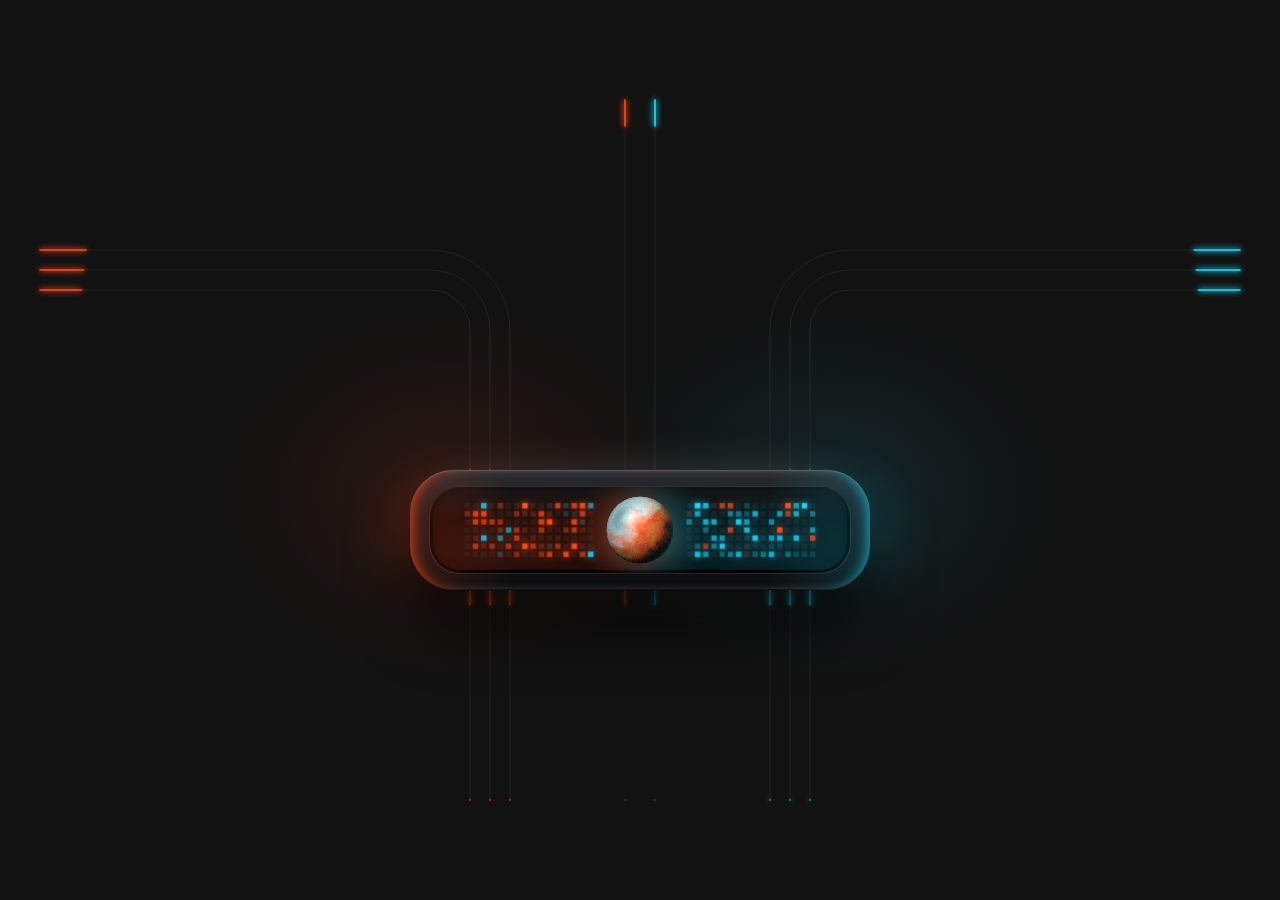
<file: assets/device-motion.html>
<!doctype html><html><head><meta charset=utf8><meta name=viewport content="width=device-width,initial-scale=1,viewport-fit=cover"><style>:root{color-scheme:light;box-sizing:border-box;padding-top:env(safe-area-inset-top,0px);padding-bottom:env(safe-area-inset-bottom,0px)}html{scroll-padding-top:env(safe-area-inset-top,0px)}body{margin:0;padding:0;font:14px -apple-system,BlinkMacSystemFont,sans-serif;background:transparent;color:#000}img{max-width:100%}[hidden]:not([hidden=until-found i]){display:none!important}</style></head><body>
<title>Machine Identity Hero</title>
<meta name="claude:viewport-fit-sides" content="cover">
<link rel="preconnect" href="https://fonts.googleapis.com">
<link rel="preconnect" href="https://fonts.gstatic.com" crossorigin>
<link rel="stylesheet" href="https://fonts.googleapis.com/css2?family=Inter+Tight:wght@500;600&display=swap">
<style>
/* Layout: single dark stage, circuit lines converge into a centered device, headline sits beneath */
:root {
  --ink: #07080a;
  --steel: #121316;
  --line: rgba(255,255,255,.075);
  --signal-red: #FF4B1F;
  --ion-cyan: #1FDDFF;
  --mid: #9b8e88;
  --text: #f2f1ee;
  --muted: rgba(242,241,238,.55);
  --display: "Inter Tight", "Inter", system-ui, -apple-system, "Segoe UI", sans-serif;
  color-scheme: dark;
}
* { box-sizing: border-box; }
html, body { background: transparent; color: var(--text); height: 100%; }
body {
  font-family: var(--display);
  padding: 0; margin: 0; display: flex; align-items: center; justify-content: center;
  overflow-x: hidden;
}
.hero { width: 100%; max-width: 1200px; margin: 0 auto; display: flex; flex-direction: column; align-items: center; }

/* stage */
.stage {
  position: relative; width: 100%; aspect-ratio: 1200 / 700; max-width: 100%;
  container-type: inline-size;
}
.stage::before {
  content: ""; position: absolute; inset: 0; pointer-events: none;
  background:
    radial-gradient(28% 38% at 34% 56%, rgba(255,75,31,.10), transparent 70%),
    radial-gradient(28% 38% at 66% 56%, rgba(31,221,255,.09), transparent 70%);
}
.stage svg { position: absolute; inset: 0; width: 100%; height: 100%; overflow: visible; }
.base path { fill: none; stroke: var(--line); stroke-width: 1; }
.pulse path {
  fill: none; stroke-width: 1.6; stroke-linecap: round;
  stroke-dasharray: 70 930; stroke-dashoffset: 1000;
  animation: travel var(--d, 4s) linear var(--delay, 0s) infinite;
}
.pulse .r path { stroke: var(--signal-red); }
.pulse .c path { stroke: var(--ion-cyan); }
@keyframes travel { to { stroke-dashoffset: 0; } }

/* device */
.device {
  position: absolute; left: 30.833%; top: 52.857%; width: 38.333%; aspect-ratio: 460 / 120;
  border-radius: 3.6cqw;
  background: linear-gradient(180deg, #2b2d31 0%, #16171a 38%, #0c0d0f 100%);
  box-shadow:
    inset 0 1px 0 rgba(255,255,255,.14),
    inset 0 -1px 0 rgba(0,0,0,.6),
    inset .7cqw 0 1.1cqw -.5cqw rgba(255,75,31,.75),
    inset -.7cqw 0 1.1cqw -.5cqw rgba(31,221,255,.65),
    0 3cqw 5cqw rgba(0,0,0,.75),
    -2.4cqw 0 5cqw -1.6cqw rgba(255,75,31,.35),
    2.4cqw 0 5cqw -1.6cqw rgba(31,221,255,.3);
  animation: breathe 5s ease-in-out infinite;
}
@keyframes breathe { 50% { filter: brightness(1.18) saturate(1.1); } }
.device::after {
  content: ""; position: absolute; inset: 0; border-radius: inherit; pointer-events: none;
  background: linear-gradient(90deg, rgba(255,75,31,.18), transparent 22%, transparent 78%, rgba(31,221,255,.16));
}
.screen {
  position: absolute; inset: 13% 4.2%; border-radius: 2.6cqw; overflow: hidden;
  background:
    radial-gradient(60% 120% at 22% 70%, rgba(255,75,31,.22), transparent 70%),
    radial-gradient(60% 120% at 78% 70%, rgba(31,221,255,.18), transparent 70%),
    #040506;
  border: 1px solid rgba(255,255,255,.12);
  box-shadow: inset 0 0 0 .25cqw #000, inset 0 .5cqw 1.2cqw rgba(0,0,0,.9);
  display: flex; align-items: center; justify-content: center; gap: 2.2cqw;
}
.screen::after {
  content: ""; position: absolute; inset: 0; pointer-events: none;
  background: linear-gradient(180deg, rgba(255,255,255,.07), transparent 40%);
}
#pix { position: absolute; inset: 0; width: 100%; height: 100%; display: block; }
.orb-wrap { position: relative; z-index: 1; width: 5.6cqw; height: 5.6cqw; flex: none; animation: float 6s ease-in-out infinite; }
@keyframes float { 50% { transform: translateY(-.25cqw); } }
.orb-wrap::before {
  content: ""; position: absolute; inset: -45%; border-radius: 50%;
  background: radial-gradient(circle at 42% 50%, rgba(255,75,31,.45), transparent 55%),
              radial-gradient(circle at 60% 50%, rgba(31,221,255,.35), transparent 55%);
  filter: blur(.6cqw);
}
#orb { position: relative; width: 100%; height: 100%; display: block; border-radius: 50%; }

/* headline */
h1 {
  margin: clamp(8px, 2vw, 24px) 0 0; max-width: 19ch; text-align: center;
  font-weight: 600; font-size: clamp(2rem, 5.4vw, 4.4rem); line-height: 1.04; letter-spacing: -.035em;
  text-wrap: balance; color: var(--text);
}
h1 .grad {
  background: linear-gradient(90deg, var(--signal-red) 0%, #c8765f 22%, var(--mid) 48%, #6fb4c4 74%, var(--ion-cyan) 100%);
  background-size: 200% 100%;
  -webkit-background-clip: text; background-clip: text; color: transparent;
  animation: shift 8s ease-in-out infinite alternate;
}
@keyframes shift { from { background-position: 0% 0; } to { background-position: 100% 0; } }

@media (prefers-reduced-motion: reduce) {
  .pulse { display: none; }
  .device, h1 .grad, .orb-wrap { animation: none; }
}
</style>

<main class="hero">
  <div class="stage" aria-hidden="true">
    <svg viewBox="0 0 1200 700" preserveAspectRatio="xMidYMid meet">
      <defs>
        <filter id="glow" x="-20%" y="-20%" width="140%" height="140%">
          <feGaussianBlur stdDeviation="3" result="b"/>
          <feMerge><feMergeNode in="b"/><feMergeNode in="b"/><feMergeNode in="SourceGraphic"/></feMerge>
        </filter>
        <linearGradient id="fadeDown" x1="0" y1="0" x2="0" y2="1">
          <stop offset="0" stop-color="#fff" stop-opacity=".09"/>
          <stop offset="1" stop-color="#fff" stop-opacity="0"/>
        </linearGradient>
      </defs>
      <g class="base">
        <path d="M585 0 V370"/><path d="M615 0 V370"/>
        <path d="M0 150 H390 A80 80 0 0 1 470 230 V370"/>
        <path d="M0 170 H390 A60 60 0 0 1 450 230 V370"/>
        <path d="M0 190 H390 A40 40 0 0 1 430 230 V370"/>
        <path d="M1200 150 H810 A80 80 0 0 0 730 230 V370"/>
        <path d="M1200 170 H810 A60 60 0 0 0 750 230 V370"/>
        <path d="M1200 190 H810 A40 40 0 0 0 770 230 V370"/>
        <path d="M470 490 V700"/>
        <path d="M450 490 V700"/>
        <path d="M430 490 V700"/>
        <path d="M730 490 V700"/>
        <path d="M750 490 V700"/>
        <path d="M770 490 V700"/>
        <path d="M585 490 V700" style="stroke:url(#fadeDown)"/>
        <path d="M615 490 V700" style="stroke:url(#fadeDown)"/>
      </g>
      <g class="pulse" filter="url(#glow)">
        <g class="r">
          <path pathLength="1000" style="--d:3.2s;--delay:-.4s" d="M585 0 V370"/>
          <path pathLength="1000" style="--d:4.6s;--delay:-1.2s" d="M0 150 H390 A80 80 0 0 1 470 230 V370"/>
          <path pathLength="1000" style="--d:5.4s;--delay:-3.1s" d="M0 170 H390 A60 60 0 0 1 450 230 V370"/>
          <path pathLength="1000" style="--d:4.1s;--delay:-2.2s" d="M0 190 H390 A40 40 0 0 1 430 230 V370"/>
          <path pathLength="1000" style="--d:3.8s;--delay:-1.9s;opacity:.5" d="M585 490 V700"/>
          <path pathLength="1000" style="--d:4.8s;--delay:-0.9s" d="M470 490 V700"/>
          <path pathLength="1000" style="--d:5.2s;--delay:-2.6s" d="M450 490 V700"/>
          <path pathLength="1000" style="--d:4.4s;--delay:-3.8s" d="M430 490 V700"/>
        </g>
        <g class="c">
          <path pathLength="1000" style="--d:3.6s;--delay:-2s" d="M615 0 V370"/>
          <path pathLength="1000" style="--d:4.9s;--delay:-.3s" d="M1200 150 H810 A80 80 0 0 0 730 230 V370"/>
          <path pathLength="1000" style="--d:4.3s;--delay:-2.7s" d="M1200 170 H810 A60 60 0 0 0 750 230 V370"/>
          <path pathLength="1000" style="--d:5.6s;--delay:-1.5s" d="M1200 190 H810 A40 40 0 0 0 770 230 V370"/>
          <path pathLength="1000" style="--d:4.2s;--delay:-.8s;opacity:.5" d="M615 490 V700"/>
          <path pathLength="1000" style="--d:5.0s;--delay:-2.1s" d="M730 490 V700"/>
          <path pathLength="1000" style="--d:4.6s;--delay:-3.3s" d="M750 490 V700"/>
          <path pathLength="1000" style="--d:5.5s;--delay:-1.2s" d="M770 490 V700"/>
        </g>
      </g>
    </svg>

    <div class="device">
      <div class="screen">
        <canvas id="pix" aria-hidden="true"></canvas>
        <div class="orb-wrap"><canvas id="orb" width="220" height="220"></canvas></div>
      </div>
    </div>
  </div>

</main>

<script>
(function () {
  const reduce = matchMedia('(prefers-reduced-motion: reduce)').matches;
  const cv = document.getElementById('orb'), ctx = cv.getContext('2d');
  const N = cv.width, R = N / 2 - 1;
  const src = new Image();
  src.onload = build;
  src.src = '[data-uri]';

  // light direction baked into the reference render (highlight upper left)
  const L = (() => { const v = [-0.27, -0.36, 0.89], m = Math.hypot(...v); return v.map(x => x / m); })();
  const shadeOf = d => 0.14 + 0.92 * Math.max(0, d);
  const TW = 512, TH = 256;
  let tex, px = [];

  function build() {
    const S = src.width, c = document.createElement('canvas'); c.width = c.height = S;
    const g = c.getContext('2d'); g.drawImage(src, 0, 0);
    const d = g.getImageData(0, 0, S, S).data;
    // find the sphere's disc
    let x0 = S, x1 = 0, y0 = S, y1 = 0;
    for (let y = 0; y < S; y++) for (let x = 0; x < S; x++) {
      const i = (y * S + x) * 4;
      if (d[i] + d[i + 1] + d[i + 2] > 75) { if (x < x0) x0 = x; if (x > x1) x1 = x; if (y < y0) y0 = y; if (y > y1) y1 = y; }
    }
    const cx = (x0 + x1) / 2, cy = (y0 + y1) / 2, rad = Math.max(x1 - x0, y1 - y0) / 2 * 0.97;

    // unwrap the visible hemisphere into an albedo map; the back half mirrors the front
    tex = new Float32Array(TW * TH * 3);
    for (let ty = 0; ty < TH; ty++) {
      const lat = (ty / (TH - 1) - 0.5) * Math.PI;
      for (let tx = 0; tx < TW; tx++) {
        let lon = (tx / TW) * 2 * Math.PI - Math.PI;
        if (lon > Math.PI / 2) lon = Math.PI - lon; else if (lon < -Math.PI / 2) lon = -Math.PI - lon;
        const nx = Math.cos(lat) * Math.sin(lon), ny = Math.sin(lat), nz = Math.cos(lat) * Math.cos(lon);
        const sx = Math.min(S - 1, Math.max(0, Math.round(cx + nx * rad)));
        const sy = Math.min(S - 1, Math.max(0, Math.round(cy + ny * rad)));
        const i = (sy * S + sx) * 4, o = (ty * TW + tx) * 3;
        const dot = nx * L[0] + ny * L[1] + nz * L[2];
        const s = Math.max(0.42, shadeOf(dot)), spec = Math.pow(Math.max(0, dot), 26) * 95;
        tex[o] = Math.min(255, Math.max(0, (d[i] - spec) / s));
        tex[o + 1] = Math.min(255, Math.max(0, (d[i + 1] - spec) / s));
        tex[o + 2] = Math.min(255, Math.max(0, (d[i + 2] - spec) / s));
      }
    }
    for (let y = 0; y < N; y++) for (let x = 0; x < N; x++) {
      const nx = (x - N / 2 + .5) / R, ny = (y - N / 2 + .5) / R, q = nx * nx + ny * ny;
      if (q <= 1) {
        const nz = Math.sqrt(1 - q), dot = nx * L[0] + ny * L[1] + nz * L[2];
        px.push([(y * N + x) * 4, nx, ny, nz, Math.asin(ny), shadeOf(dot), Math.pow(Math.max(0, dot), 26) * 95, Math.min(1, (1 - Math.sqrt(q)) * R * .9)]);
      }
    }
    if (reduce) draw(0); else requestAnimationFrame(loop);
  }

  const img = ctx.createImageData(N, N);
  function sample(u, v, o) {
    const fx = u * TW, fy = v * (TH - 1), x0 = Math.floor(fx), y0 = Math.floor(fy);
    const ax = fx - x0, ay = fy - y0, x1 = (x0 + 1) % TW, xa = ((x0 % TW) + TW) % TW, y1 = Math.min(TH - 1, y0 + 1);
    const i00 = (y0 * TW + xa) * 3, i10 = (y0 * TW + x1) * 3, i01 = (y1 * TW + xa) * 3, i11 = (y1 * TW + x1) * 3;
    for (let k = 0; k < 3; k++)
      o[k] = (tex[i00 + k] * (1 - ax) + tex[i10 + k] * ax) * (1 - ay) + (tex[i01 + k] * (1 - ax) + tex[i11 + k] * ax) * ay;
  }
  const col = [0, 0, 0];
  function draw(t) {
    const a = t * 0.00022, d = img.data, TAU = Math.PI * 2;
    for (const [i, nx, ny, nz, lat, sh, spec, al] of px) {
      const lon = Math.atan2(nx, nz) + a + Math.sin(lat * 3 + t * 0.0004) * 0.06;
      let u = (lon + Math.PI) / TAU; u -= Math.floor(u);
      sample(u, (lat / Math.PI) + 0.5, col);
      const rim = Math.pow(1 - nz, 3) * Math.max(0, nx) * 0.35;
      const grain = (Math.random() - 0.5) * 22;
      d[i] = col[0] * sh + spec + 31 * rim + grain;
      d[i + 1] = col[1] * sh + spec + 221 * rim + grain;
      d[i + 2] = col[2] * sh + spec + 255 * rim + grain;
      d[i + 3] = 255 * al;
    }
    ctx.putImageData(img, 0, 0);
  }
  let last = 0;
  function loop(t) { if (t - last > 33) { draw(t); last = t; } requestAnimationFrame(loop); }
})();
</script>
<script>
(function () {
  const reduce = matchMedia('(prefers-reduced-motion: reduce)').matches;
  const cv = document.getElementById('pix'), g = cv.getContext('2d');
  const orb = document.querySelector('.orb-wrap');
  const RED = [255, 75, 31], CYAN = [31, 221, 255];
  let W = 0, H = 0, cells = [];
  function layout() {
    const r = cv.getBoundingClientRect(), dpr = Math.min(2, devicePixelRatio || 1);
    W = cv.width = Math.round(r.width * dpr); H = cv.height = Math.round(r.height * dpr);
    const rows = 7, cell = H * 0.66 / rows, top = (H - cell * rows) / 2;
    const orbR = orb.getBoundingClientRect().width * dpr / 2, gap = orbR + cell * 1.4;
    const cols = Math.floor((W / 2 - gap - W * 0.07) / cell);
    const old = cells; cells = [];
    for (const side of [-1, 1]) for (let c = 0; c < cols; c++) for (let y = 0; y < rows; y++) {
      const x = side < 0 ? W / 2 - gap - (c + 1) * cell : W / 2 + gap + c * cell;
      const near = 1 - c / cols; // denser close to the ball
      cells.push({ x, y: top + y * cell, s: cell, side, near, v: 0, t: 0, col: RED });
    }
    if (old.length === cells.length) cells.forEach((k, i) => { k.v = old[i].v; k.t = old[i].t; k.col = old[i].col; });
  }
  function retarget() {
    for (const k of cells) {
      const r = Math.random();
      if (k.t === 0 && r < 0.035 + 0.06 * k.near) {
        k.t = 0.55 + Math.random() * 0.45;
        const own = Math.random() < 0.78;
        k.col = (k.side < 0) === own ? RED : CYAN;
      } else if (k.t > 0 && r < 0.12) k.t = 0;
    }
  }
  function draw() {
    g.clearRect(0, 0, W, H);
    for (const k of cells) {
      k.v += (k.t - k.v) * 0.18;
      const p = k.s * 0.17, w = k.s - p * 2;
      g.shadowBlur = 0; g.fillStyle = 'rgba(255,255,255,.045)';
      g.fillRect(k.x + p, k.y + p, w, w);
      if (k.v > 0.02) {
        const [r, gg, b] = k.col;
        g.shadowColor = `rgba(${r},${gg},${b},${k.v})`; g.shadowBlur = k.s * 0.9;
        g.fillStyle = `rgba(${r},${gg},${b},${k.v})`;
        g.fillRect(k.x + p, k.y + p, w, w);
      }
    }
  }
  layout(); for (let i = 0; i < 6; i++) retarget(); cells.forEach(k => k.v = k.t); draw();
  new ResizeObserver(() => { layout(); draw(); }).observe(cv);
  if (reduce) return;
  let lastR = 0;
  (function loop(t) {
    if (t - lastR > 160) { retarget(); lastR = t; }
    draw(); requestAnimationFrame(loop);
  })(0);
})();
</script>

</body></html>
</file>
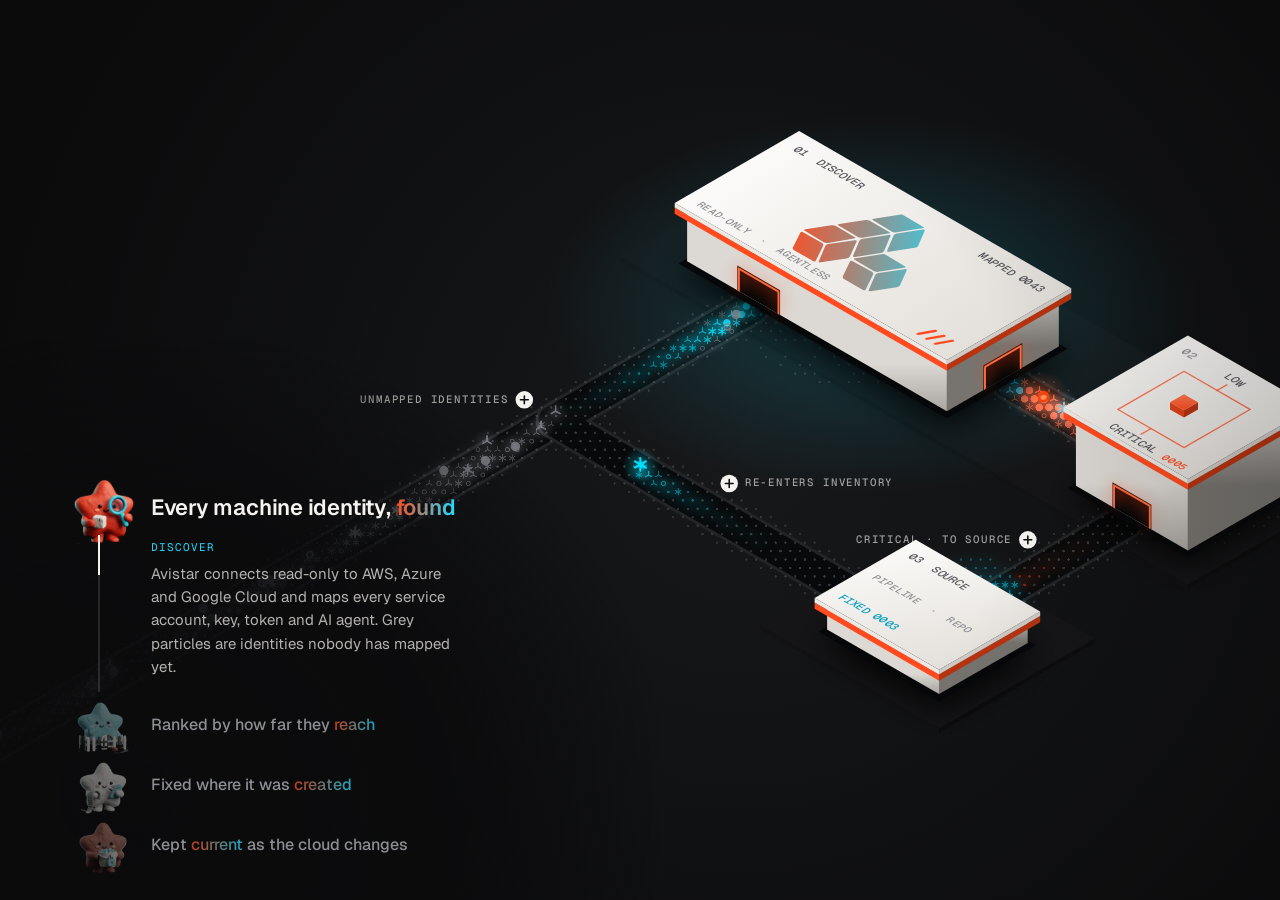
<file: assets/identity-flow.html>
<!DOCTYPE html>
<html lang="en">
<head>
<meta charset="utf-8">
<meta name="viewport" content="width=device-width, initial-scale=1, viewport-fit=cover">
<title>Avistar Identity Flow</title>
<link rel="preconnect" href="https://fonts.googleapis.com">
<link rel="preconnect" href="https://fonts.gstatic.com" crossorigin>
<link href="https://fonts.googleapis.com/css2?family=Geist:wght@400;500;600&family=Geist+Mono:wght@400;500&display=swap" rel="stylesheet">
<style>
/* Layout: full-bleed isometric machine on canvas, story rail left, tools bottom-right. Single dark look by design. */
:root{
  --signal:#FF4B1F;
  --ion:#1FDDFF;
  --black:#060708;
  --ink:#141414;
  --paper:#F5F3F0;
  --muted:#8C8E93;
  --line:rgba(245,243,240,.12);
  --panel:rgba(20,20,20,.72);
  --display:"Geist",ui-sans-serif,system-ui,-apple-system,"Segoe UI",sans-serif;
  --mono:"Geist Mono",ui-monospace,SFMono-Regular,Menlo,monospace;
  color-scheme:dark;
}
html,body{height:100%}
body{background:var(--black);color:var(--paper);font-family:var(--display);overflow:hidden;-webkit-font-smoothing:antialiased}
#cv{position:fixed;inset:0;width:100%;height:100%;display:block;touch-action:none}
body.editing #cv{cursor:crosshair}
body.dragging #cv{cursor:grabbing}

.ui{transition:opacity .4s ease}
body.clean .ui{opacity:0;pointer-events:none}
.tools,.top{display:none!important}

.top{position:fixed;top:0;left:0;right:0;display:flex;align-items:center;justify-content:space-between;gap:16px;
  padding-top:calc(env(safe-area-inset-top,0px) + 22px);
  padding-left:max(28px,env(safe-area-inset-left,0px));padding-right:max(28px,env(safe-area-inset-right,0px));pointer-events:none}
.brand{display:flex;align-items:center;gap:10px;font-weight:600;font-size:22px;letter-spacing:-.01em}
.brand svg{width:30px;height:30px}
.tag{font-family:var(--mono);font-size:11px;letter-spacing:.08em;text-transform:uppercase;color:var(--muted);text-align:right;max-width:52ch;margin:0}

.steps{position:fixed;left:max(clamp(48px,6vw,96px),env(safe-area-inset-left,0px));bottom:calc(env(safe-area-inset-bottom,0px) + 28px);width:min(380px,34vw);
  list-style:none;margin:0;padding:0;display:flex;flex-direction:column;gap:4px;isolation:isolate}
.steps::before{content:"";position:absolute;left:-160px;right:-200px;top:-140px;bottom:-120px;z-index:-1;pointer-events:none;
  background:radial-gradient(ellipse at 30% 70%,rgba(11,11,12,.94) 0%,rgba(11,11,12,.82) 45%,rgba(11,11,12,0) 72%)}
.step button{all:unset;cursor:pointer;display:grid;grid-template-columns:44px 1fr;align-items:center;column-gap:30px;width:100%;padding:6px 0;border-radius:12px}
.step button:focus-visible{outline:2px solid var(--ion);outline-offset:4px}
.num{width:44px;height:44px;display:grid;place-items:center;transition:transform .45s cubic-bezier(.2,.8,.2,1),opacity .35s ease,filter .35s ease;opacity:.5;filter:saturate(.4)}
.num img{width:52px;height:52px;object-fit:contain;display:block;pointer-events:none}
.ttl{font-size:16px;font-weight:500;color:var(--muted);transition:color .35s ease;text-wrap:balance}
.hl{font-style:normal;background:linear-gradient(90deg,var(--signal),var(--ion));-webkit-background-clip:text;background-clip:text;color:transparent;-webkit-text-fill-color:transparent}
.step:not(.on) .hl{opacity:.75}
.step.on .num{opacity:1;filter:none;transform:scale(1.25)}
.step.on .ttl{color:var(--paper);font-size:22px;font-weight:600;letter-spacing:-.01em}
.body{display:grid;grid-template-columns:44px 1fr;column-gap:30px;grid-template-rows:0fr;transition:grid-template-rows .45s ease}
.step.on .body{grid-template-rows:1fr}
.body>*{overflow:hidden;min-height:0}
.rail{position:relative;justify-self:center;width:2px;background:var(--line);margin:0}
.rail i{position:absolute;left:0;top:0;width:2px;height:calc(var(--p,0)*100%);background:var(--paper)}
.body p{margin:0;padding:4px 0 14px;font-size:15px;line-height:1.55;color:rgba(245,243,240,.72);max-width:38ch}
.kicker{display:block;font-family:var(--mono);font-size:11px;letter-spacing:.1em;text-transform:uppercase;margin-bottom:6px}
.k1{color:var(--ion)}.k2{color:var(--signal)}.k3{color:var(--ion)}.k4{color:var(--paper)}

.legend{position:fixed;left:max(28px,env(safe-area-inset-left,0px));bottom:calc(env(safe-area-inset-bottom,0px) + 24px);
  display:flex;flex-wrap:wrap;gap:8px 18px;font-family:var(--mono);font-size:11px;letter-spacing:.06em;text-transform:uppercase;color:var(--muted);max-width:min(560px,60vw)}
.legend span{display:inline-flex;align-items:center;gap:7px}
.legend svg{width:12px;height:12px}
.legend .sep{width:1px;height:12px;background:var(--line)}
.sw{width:9px;height:9px;border-radius:50%}

.tools{position:fixed;right:max(24px,env(safe-area-inset-right,0px));bottom:calc(env(safe-area-inset-bottom,0px) + 20px);display:flex;flex-direction:column;align-items:flex-end;gap:10px}
.row{display:flex;flex-wrap:wrap;justify-content:flex-end;gap:6px}
.btn{all:unset;cursor:pointer;font-family:var(--mono);font-size:11px;letter-spacing:.06em;text-transform:uppercase;padding:9px 13px;border-radius:999px;
  background:var(--panel);border:1px solid var(--line);color:var(--paper);backdrop-filter:blur(8px);transition:border-color .2s,background .2s}
.btn:hover{border-color:rgba(245,243,240,.35)}
.btn:focus-visible{outline:2px solid var(--ion);outline-offset:2px}
.btn[aria-pressed="true"]{background:var(--paper);color:var(--black)}
.btn.hot{border-color:var(--signal);color:var(--signal)}
.panel[hidden]{display:none}
.panel{width:min(360px,80vw);background:var(--panel);border:1px solid var(--line);border-radius:14px;padding:12px;backdrop-filter:blur(10px);display:flex;flex-direction:column;gap:8px}
.panel p{margin:0;font-size:12px;line-height:1.5;color:rgba(245,243,240,.7)}
.panel textarea{width:100%;height:130px;resize:vertical;background:var(--black);color:var(--paper);border:1px solid var(--line);border-radius:8px;padding:8px;font-family:var(--mono);font-size:11px;line-height:1.4;box-sizing:border-box}
.panel .row{justify-content:flex-start}
.msg{font-family:var(--mono);font-size:11px;color:var(--ion);min-height:1em}
.keyhint{position:fixed;right:max(24px,env(safe-area-inset-right,0px));top:calc(env(safe-area-inset-top,0px) + 64px);font-family:var(--mono);font-size:10px;letter-spacing:.08em;text-transform:uppercase;color:rgba(140,142,147,.7)}
input[type=file]{display:none}

@media (max-width:760px){
  .tag,.legend,.tools,.keyhint{display:none}
  .steps{top:auto;bottom:calc(env(safe-area-inset-bottom,0px) + 16px);transform:none;width:auto;right:max(16px,env(safe-area-inset-right,0px));left:max(16px,env(safe-area-inset-left,0px));
    background:var(--panel);border:1px solid var(--line);border-radius:16px;padding:10px 14px;backdrop-filter:blur(10px)}
  .step:not(.on) button{display:none}
  .step.on .ttl{font-size:18px}
  .top{padding-left:max(16px,env(safe-area-inset-left,0px));padding-right:max(16px,env(safe-area-inset-right,0px))}
}
@media (prefers-reduced-motion:reduce){.ui,.body,.num,.ttl{transition:none}}
</style>
<style>*{box-sizing:border-box}body{margin:0}[hidden]{display:none!important}</style>
</head>
<body>

<canvas id="cv" role="img" aria-label="Animated isometric machine: machine identities flow in as grey particles, get mapped and scored by risk, and critical ones are fixed at their source before looping back"></canvas>

<header class="top ui">
  <div class="brand">
    <svg viewBox="880 470 4640 4040" aria-hidden="true"><defs><linearGradient id="mk" x1="0" y1="1" x2="1" y2="0"><stop offset="0" stop-color="#FF4B1F"/><stop offset="1" stop-color="#1FDDFF"/></linearGradient></defs><path id="mkp" fill="url(#mk)" d=""/></svg>
  </div>
</header>

<ol class="steps ui" id="steps">
  <li class="step on"><button type="button" data-i="0"><span class="num"><img src="mascots/magnifier.png" alt=""></span><span class="ttl">Every machine identity, <em class="hl c">found</em></span></button>
    <div class="body"><div class="rail"><i></i></div><div><p><span class="kicker k1">Discover</span>Avistar connects read-only to AWS, Azure and Google Cloud and maps every service account, key, token and AI agent. Grey particles are identities nobody has mapped yet.</p></div></div></li>
  <li class="step"><button type="button" data-i="1"><span class="num"><img src="mascots/shield.png" alt=""></span><span class="ttl">Ranked by how far they <em class="hl o">reach</em></span></button>
    <div class="body"><div class="rail"><i></i></div><div><p><span class="kicker k2">Prioritize</span>Each identity gets an owner and a risk score from low to critical, based on its access and how stale it is. Low risk clears. Critical is pulled aside.</p></div></div></li>
  <li class="step"><button type="button" data-i="2"><span class="num"><img src="mascots/clipboard.png" alt=""></span><span class="ttl">Fixed where it was <em class="hl c">created</em></span></button>
    <div class="body"><div class="rail"><i></i></div><div><p><span class="kicker k3">Remediate</span>Critical findings trace back to the pipeline or repo that made them, so the fix lands in your software lifecycle and the identity comes back clean.</p></div></div></li>
  <li class="step"><button type="button" data-i="3"><span class="num"><img src="mascots/bucket.png" alt=""></span><span class="ttl">Kept <em class="hl g">current</em> as the cloud changes</span></button>
    <div class="body"><div class="rail"><i></i></div><div><p><span class="kicker k4">Repeat</span>The loop keeps running, surfacing new, drifting and orphaned credentials before an attacker finds them.</p></div></div></li>
</ol>


<div class="tools ui">
  <div class="panel" id="panel" hidden>
    <p>Drag the white dots on the canvas to lay each stream over your Gemini image. Copy the line data to keep it, or paste saved data and apply.</p>
    <label for="json" class="kicker" style="color:var(--muted);margin:0">Line data</label>
    <textarea id="json" spellcheck="false"></textarea>
    <div class="row">
      <button class="btn" id="copy" type="button">Copy</button>
      <button class="btn" id="apply" type="button">Apply</button>
      <button class="btn" id="reset" type="button">Reset lines</button>
    </div>
    <div class="msg" id="msg" aria-live="polite"></div>
  </div>
  <input type="file" id="file" accept="image/*">
</div>

<script>
(() => {
'use strict';
const LOGO = "M3266.0 1552.6Q3219.6 1475.5 3265.2 1398.0L3712.2 638.4Q3757.8 560.9 3804.2 638.0L4267.1 1409.2Q4313.4 1486.3 4267.7 1563.8L3821.0 2321.8Q3775.3 2399.4 3728.9 2322.2ZM4899.1 2666.7Q4945.3 2589.5 4990.9 2667.1L5440.3 3431.7Q5485.9 3509.3 5440.6 3587.1L4991.9 4358.5Q4946.7 4436.3 4900.3 4359.2L4438.4 3592.0Q4392.0 3514.9 4438.2 3437.7ZM2564.4 579.2Q2609.1 501.1 2699.1 502.9L3604.5 521.6Q3694.5 523.4 3649.7 601.5L3211.7 1366.6Q3167.0 1444.8 3077.0 1443.0L2171.0 1425.7Q2081.0 1424.0 2125.7 1345.9ZM3748.2 2604.0Q3793.5 2526.3 3883.5 2528.0L4780.1 2545.5Q4870.1 2547.2 4825.4 2625.4L4384.1 3398.0Q4339.4 3476.2 4249.5 3474.7L3339.8 3459.3Q3249.8 3457.8 3295.2 3380.1ZM3307.0 3644.9Q3262.7 3566.5 3352.7 3564.7L4238.9 3546.3Q4328.9 3544.4 4372.5 3623.2L4807.6 4409.0Q4851.2 4487.8 4761.2 4488.1L3875.5 4491.8Q3785.5 4492.1 3741.3 4413.8ZM3126.2 1657.4Q3171.6 1579.6 3218.3 1656.6L3680.9 2418.3Q3727.6 2495.2 3682.0 2572.8L3235.1 3334.7Q3189.6 3412.3 3142.8 3335.4L2681.5 2576.2Q2634.8 2499.3 2680.2 2421.5ZM1579.8 2449.8Q1489.8 2449.1 1534.5 2371.0L1978.0 1596.6Q2022.8 1518.5 2112.8 1519.2L3024.5 1526.3Q3114.5 1527.0 3069.9 1605.1L2627.4 2379.9Q2582.8 2458.0 2492.8 2457.3ZM2556.3 2670.9Q2602.6 2593.7 2648.1 2671.4L3097.0 3439.4Q3142.4 3517.1 3097.2 3594.9L2654.2 4358.2Q2609.0 4436.0 2562.3 4359.1L2095.7 3591.6Q2048.9 3514.7 2095.3 3437.5ZM1394.7 2609.1Q1439.4 2531.0 1529.4 2531.5L2418.0 2536.7Q2508.0 2537.2 2464.8 2616.2L2037.6 3398.5Q1994.5 3477.5 1904.5 3475.4L1001.7 3454.6Q911.7 3452.5 956.4 3374.4ZM969.5 3629.3Q926.2 3550.4 1016.2 3549.7L1898.0 3542.7Q1988.0 3542.0 2031.6 3620.7L2467.5 4407.6Q2511.1 4486.3 2421.1 4486.7L1532.0 4490.3Q1442.0 4490.7 1398.7 4411.8Z";
document.getElementById('mkp').setAttribute('d', LOGO);
const logoPath = new Path2D(LOGO);

const cv = document.getElementById('cv'), ctx = cv.getContext('2d');
const RM = matchMedia('(prefers-reduced-motion: reduce)');
const SW = 1600, SH = 900;

// ---------- palette: Signal Red to Ion Cyan in OKLab (same as the halftone mark) ----------
const PAL = (() => {
  const toLin = c => { c /= 255; return c <= 0.04045 ? c / 12.92 : Math.pow((c + 0.055) / 1.055, 2.4); };
  const toS = c => 255 * (c <= 0.0031308 ? 12.92 * c : 1.055 * Math.pow(c, 1 / 2.4) - 0.055);
  const oklab = (r, g, b) => { r = toLin(r); g = toLin(g); b = toLin(b);
    const l = Math.cbrt(0.4122214708*r+0.5363325363*g+0.0514459929*b), m = Math.cbrt(0.2119034982*r+0.6806995451*g+0.1073969566*b), s = Math.cbrt(0.0883024619*r+0.2817188376*g+0.6299787005*b);
    return [0.2104542553*l+0.7936177850*m-0.0040720468*s, 1.9779984951*l-2.4285922050*m+0.4505937099*s, 0.0259040371*l+0.7827717662*m-0.8086757660*s]; };
  const rgb = (L, A, B) => { const l = (L+0.3963377774*A+0.2158037573*B)**3, m = (L-0.1055613458*A-0.0638541728*B)**3, s = (L-0.0894841775*A-1.2914855480*B)**3;
    return [4.0767416621*l-3.3077115913*m+0.2309699292*s, -1.2684380046*l+2.6097574011*m-0.3413193965*s, -0.0041960863*l-0.7034186147*m+1.7076147010*s].map(v => Math.max(0, Math.min(255, Math.round(toS(Math.max(0, v)))))); };
  const a = oklab(255, 75, 31), b = oklab(31, 221, 255), out = [];
  for (let i = 0; i < 24; i++) { const t = i / 23; out.push(rgb(a[0]+(b[0]-a[0])*t, (a[1]+(b[1]-a[1])*t)*1.15, (a[2]+(b[2]-a[2])*t)*1.15)); }
  out.push([128, 132, 138]);
  return out;
})();
const GREY = 24, CYAN = 23, RED = 0;

// glyph sprites: 0 dot, 1 ring, 2 asterisk, 3 tri-spoke, 4 small dot
const SPR = [0,1,2,3,4].map(g => PAL.map(([R,G,B]) => {
  const s = 32, c = document.createElement('canvas'); c.width = c.height = s; const x = c.getContext('2d');
  const m = s/2, rad = s*0.4, col = `rgb(${R},${G},${B})`;
  x.fillStyle = col; x.strokeStyle = col; x.lineCap = 'round'; x.lineWidth = Math.max(1, s*0.13);
  if (g === 0) { x.beginPath(); x.arc(m, m, rad*0.92, 0, 7); x.fill(); }
  else if (g === 1) { x.beginPath(); x.arc(m, m, rad*0.62, 0, 7); x.stroke(); }
  else if (g === 2) { x.beginPath(); for (let k = 0; k < 3; k++) { const a = k*Math.PI/3 + Math.PI/2; x.moveTo(m+Math.cos(a)*rad, m+Math.sin(a)*rad); x.lineTo(m-Math.cos(a)*rad, m-Math.sin(a)*rad); } x.stroke(); }
  else if (g === 3) { x.beginPath(); for (let k = 0; k < 3; k++) { const a = k*2*Math.PI/3 - Math.PI/2; x.moveTo(m, m); x.lineTo(m+Math.cos(a)*rad, m+Math.sin(a)*rad); } x.stroke(); }
  else { x.beginPath(); x.arc(m, m, rad*0.42, 0, 7); x.fill(); }
  return c;
}));
const HALO = PAL.map(([R,G,B]) => {
  const c = document.createElement('canvas'); c.width = c.height = 64; const x = c.getContext('2d');
  const g = x.createRadialGradient(32,32,0,32,32,32);
  g.addColorStop(0, `rgba(${R},${G},${B},.95)`); g.addColorStop(.3, `rgba(${R},${G},${B},.28)`); g.addColorStop(1, `rgba(${R},${G},${B},0)`);
  x.fillStyle = g; x.fillRect(0,0,64,64); return c;
});

// ---------- isometric world to stage ----------
const U = 46, OX = 629, OY = 218;
const iso = (x, y, z = 0) => [OX + (x - y)*U*0.866, OY + (x + y)*U*0.5 - z*U];

const MODS = {
  A: { x0:0, y0:0, x1:7, y1:3.2, h:1.3 },
  B: { x0:10, y0:0, x1:13.2, y1:3.2, h:1.75 },
  C: { x0:10, y0:7, x1:13.2, y1:9.6, h:0.7 }
};
const WORLD_PATHS = {
  in:   [[2,44],[2,3.2]],
  ab:   [[7,1.6],[10,1.6]],
  safe: [[11.6,0],[11.6,-38]],
  risk: [[11.6,3.2],[11.6,7]],
  ret:  [[10,8.3],[2,8.3],[2,3.2]]
};
const defaultPaths = () => Object.fromEntries(Object.entries(WORLD_PATHS).map(([k, p]) => [k, p.map(([x,y]) => iso(x,y).map(v => Math.round(v)))]));
let PATHS = defaultPaths();
try { const s = JSON.parse(localStorage.getItem('avistar-flow-paths-v2') || 'null'); if (valid(s)) PATHS = s; } catch (e) {}
function valid(o){ return o && ['in','ab','safe','risk','ret'].every(k => Array.isArray(o[k]) && o[k].length >= 2 && o[k].every(p => Array.isArray(p) && p.length === 2 && p.every(Number.isFinite))); }

let PP = {};
function prepPaths(){
  PP = {};
  for (const [k, pts] of Object.entries(PATHS)) {
    const L = [0];
    for (let i = 1; i < pts.length; i++) L.push(L[i-1] + Math.hypot(pts[i][0]-pts[i-1][0], pts[i][1]-pts[i-1][1]));
    PP[k] = { pts, L, len: L[L.length-1] || 1 };
  }
}
function at(k, d){
  const p = PP[k], pts = p.pts, L = p.L; d = Math.max(0, Math.min(p.len, d));
  let i = 0; while (i < L.length - 2 && L[i+1] < d) i++;
  const seg = (L[i+1] - L[i]) || 1, t = (d - L[i]) / seg;
  const dx = pts[i+1][0]-pts[i][0], dy = pts[i+1][1]-pts[i][1], n = Math.hypot(dx, dy) || 1;
  return [pts[i][0] + dx*t, pts[i][1] + dy*t, dx/n, dy/n];
}

// ---------- halftone cell field (stage space, hex grid like the mark) ----------
const GX0 = -900, GY0 = -520, GW = SW + 1800, GH = SH + 1040;
const SP = 10, RH = SP*0.866, COLS = Math.ceil(GW/SP) + 1, ROWS = Math.ceil(GH/RH) + 1, N = COLS*ROWS;
const CX = new Float32Array(N), CY = new Float32Array(N), E = new Float32Array(N), BASE = new Float32Array(N), HH = new Float32Array(N), KC = new Uint8Array(N).fill(GREY);
for (let r = 0; r < ROWS; r++) for (let c = 0; c < COLS; c++) { const i = r*COLS + c; CX[i] = GX0 + c*SP + (r % 2 ? SP/2 : 0); CY[i] = GY0 + r*RH; HH[i] = Math.random(); }
const glowC = document.createElement('canvas'); glowC.width = COLS; glowC.height = ROWS; const glowX = glowC.getContext('2d');
const glowImg = glowX.createImageData(COLS, ROWS);

function segDist(px, py, ax, ay, bx, by){ const dx = bx-ax, dy = by-ay, l = dx*dx + dy*dy || 1; let t = ((px-ax)*dx + (py-ay)*dy)/l; t = Math.max(0, Math.min(1, t)); return Math.hypot(px-ax-dx*t, py-ay-dy*t); }
function buildBase(){
  BASE.fill(0);
  const pads = [['A',300,0.05],['B',220,0.05]];
  const centers = pads.map(([m, R, v]) => { const M = MODS[m]; return [...iso((M.x0+M.x1)/2, (M.y0+M.y1)/2), R, v]; });
  for (let i = 0; i < N; i++) {
    const x = CX[i], y = CY[i]; let b = 0;
    for (const k in PP) { const pts = PP[k].pts; for (let j = 1; j < pts.length; j++) { const d = segDist(x, y, pts[j-1][0], pts[j-1][1], pts[j][0], pts[j][1]); if (d < 26) b = Math.max(b, 0.1 * (1 - d/26) + 0.04); } }
    for (const [cx, cy, R, v] of centers) { const d = Math.hypot(x-cx, (y-cy)*1.73); if (d < R) b = Math.max(b, v * (0.4 + 0.6*(1 - d/R)) * (HH[i] > 0.35 ? 1 : 0)); }
    BASE[i] = b;
  }
}
function dep(x, y, R, amt, k){
  const r0 = Math.max(0, Math.floor((y-R-GY0)/RH)), r1 = Math.min(ROWS-1, Math.ceil((y+R-GY0)/RH));
  for (let r = r0; r <= r1; r++) {
    const off = r % 2 ? SP/2 : 0, c0 = Math.max(0, Math.floor((x-R-off-GX0)/SP)), c1 = Math.min(COLS-1, Math.ceil((x+R-off-GX0)/SP));
    for (let c = c0; c <= c1; c++) {
      const i = r*COLS + c, dx = CX[i]-x, dy = CY[i]-y, d2 = dx*dx + dy*dy; if (d2 > R*R) continue;
      const f = 1 - Math.sqrt(d2)/R, a = amt*f*f; if (a <= 0.002) continue;
      if (a > E[i]*0.3) KC[i] = k; E[i] = Math.min(1, E[i] + a);
    }
  }
}

// ---------- particles ----------
const P = [];
const counts = { mapped: 0, crit: 0, fixed: 0 };
let spawnT = 0;
function spawn(){ P.push({ path:'in', d: Math.max(0, PP.in.len - 1100 - Math.random()*80), sp: 95 + Math.random()*35, g: (Math.random()*4)|0, k: GREY, risk: Math.random(), crit:false, fixed:false, hold:0, next:null, j:(Math.random()*2-1), x:0, y:0 }); }
function arrive(p){
  if (p.path === 'in' || p.path === 'ret') { p.hold = 0.45 + Math.random()*0.5; p.next = 'ab'; }
  else if (p.path === 'ab') { p.hold = 0.35 + Math.random()*0.3; p.next = p.crit ? 'risk' : 'safe'; if (p.crit) counts.crit++; }
  else if (p.path === 'risk') { p.hold = 0.8 + Math.random()*0.4; p.next = 'ret'; const [x, y] = at('risk', PP.risk.len); dep(x, y, 70, 0.9, CYAN); }
  else if (p.path === 'safe') { p.dead = true; }
}
function leave(p){
  if (p.next === 'ab') {
    counts.mapped++;
    if (p.fixed) { p.risk = 0.05 + Math.random()*0.15; }
    p.crit = !p.fixed && p.risk > 0.72;
    p.k = p.crit ? Math.round((1 - p.risk)/0.28*4) : 15 + Math.round((1 - p.risk)*8);
    p.j *= 0.15;
  } else if (p.next === 'ret') { p.fixed = true; p.crit = false; p.k = CYAN; counts.fixed++; }
  p.path = p.next; p.d = 0; p.next = null;
}

// ---------- story steps ----------
const STEPS = [
  { focus: () => iso(4.2, 5), z: 1.22, mod: 'A', k: CYAN },
  { focus: () => iso(10.6, 2.6, 0.4), z: 1.3, mod: 'B', k: RED },
  { focus: () => iso(7.6, 7.6), z: 1.38, mod: 'C', k: CYAN },
  { focus: () => [SW/2, SH/2], z: 1.0, mod: 'A', k: 18 }
];
const STEP_DUR = 7;
let step = 0, stepT = 0;
const stepEls = [...document.querySelectorAll('.step')];
function setStep(i){ step = (i + STEPS.length) % STEPS.length; stepT = 0; stepEls.forEach((el, n) => el.classList.toggle('on', n === step)); }
stepEls.forEach(el => el.querySelector('button').addEventListener('click', e => setStep(+e.currentTarget.dataset.i)));

const cam = { x: SW/2, y: SH/2, z: 1 };
let view = { s: 1, tx: 0, ty: 0, dpr: 1, vw: 1, vh: 1 };

// ---------- state ----------
let T = 0, last = performance.now(), ripR = 0;
let img = null, showGeo = true, editing = false, drag = null;
const mouse = { x: -1e4, y: -1e4, on: false };

// ---------- drawing helpers ----------
function poly(pts, fill){ ctx.beginPath(); pts.forEach((p, i) => i ? ctx.lineTo(p[0], p[1]) : ctx.moveTo(p[0], p[1])); ctx.closePath(); ctx.fillStyle = fill; ctx.fill(); }
function lg(a, b, c0, c1){ const g = ctx.createLinearGradient(a[0], a[1], b[0], b[1]); g.addColorStop(0, c0); g.addColorStop(1, c1); return g; }
function box(x0, y0, x1, y1, z0, z1, top, xf, yf){
  const A = iso(x1,y0,z0), B = iso(x1,y1,z0), C = iso(x0,y1,z0), A2 = iso(x1,y0,z1), B2 = iso(x1,y1,z1), C2 = iso(x0,y1,z1), D2 = iso(x0,y0,z1);
  poly([A,B,B2,A2], Array.isArray(xf) ? lg(A2, A, xf[0], xf[1]) : xf);
  poly([B,C,C2,B2], Array.isArray(yf) ? lg(B2, B, yf[0], yf[1]) : yf);
  if (top) poly([D2,A2,B2,C2], Array.isArray(top) ? lg(D2, B2, top[0], top[1]) : top);
}
function plane(o, ax, ay, fn){ ctx.save(); ctx.transform(ax[0], ax[1], ay[0], ay[1], o[0], o[1]); fn(); ctx.restore(); }
const onTop = (h, fn) => plane(iso(0,0,h), [U*.866, U*.5], [-U*.866, U*.5], fn);
const onFaceY = (y, fn) => plane(iso(0,y,0), [U*.866, U*.5], [0, -U], fn);
const onFaceX = (x, fn) => plane(iso(x,0,0), [-U*.866, U*.5], [0, -U], fn);
function txt(s, x, y, px, weight, color, align){ ctx.save(); ctx.translate(x, y); ctx.scale(1/48, 1/48); ctx.font = `${weight} ${px}px ${weight >= 600 ? 'Geist' : '"Geist Mono"'}, ui-monospace, monospace`; ctx.fillStyle = color; ctx.textAlign = align || 'left'; ctx.fillText(s, 0, 0); ctx.restore(); }
const pad = n => String(n % 10000).padStart(4, '0');

function tunnel(face, at, s, w){
  const fn = () => {
    const g = ctx.createLinearGradient(0, 0.55, 0, 0); g.addColorStop(0, '#2a0d05'); g.addColorStop(1, '#060708');
    ctx.fillStyle = g; ctx.fillRect(s - w/2, 0, w, 0.55);
    ctx.save(); ctx.shadowColor = 'rgba(255,75,31,.9)'; ctx.shadowBlur = 14*view.s*view.dpr;
    ctx.strokeStyle = '#FF6A3D'; ctx.lineWidth = 0.05; ctx.lineJoin = 'round';
    ctx.beginPath(); ctx.moveTo(s - w/2 + 0.04, 0.02); ctx.lineTo(s - w/2 + 0.04, 0.5); ctx.lineTo(s + w/2 - 0.04, 0.5); ctx.lineTo(s + w/2 - 0.04, 0.02); ctx.stroke(); ctx.restore();
  };
  face === 'x' ? onFaceX(at, fn) : onFaceY(at, fn);
}
function shadow(M){
  ctx.save(); ctx.shadowColor = 'rgba(0,0,0,.85)'; ctx.shadowBlur = 36*view.s*view.dpr; ctx.shadowOffsetY = 10*view.s*view.dpr;
  poly([iso(M.x0+.1,M.y0+.1), iso(M.x1,M.y0+.1), iso(M.x1,M.y1), iso(M.x0+.1,M.y1)], '#060708'); ctx.restore();
}
function module(M, deco){
  const i = 0.16, bh = M.h - 0.24;
  shadow(M);
  box(M.x0+i, M.y0+i, M.x1-i, M.y1-i, 0, bh, null, ['#B9B5B0','#77746F'], ['#DCD8D3','#A9A5A0']);
  (M.tunnels || []).forEach(t => tunnel(t[0], t[0] === 'x' ? M.x1 - i : M.y1 - i, t[1], t[2]));
  box(M.x0, M.y0, M.x1, M.y1, bh, M.h - 0.1, null, '#B8330F', '#FF4B1F');
  box(M.x0, M.y0, M.x1, M.y1, M.h - 0.1, M.h, ['#FBFAF8','#E4E0DB'], '#CFCBC6', '#ECE9E5');
  onTop(M.h, deco);
}
MODS.A.tunnels = [['y', 2, 1.1], ['x', 1.6, 1.0]];
MODS.B.tunnels = [['y', 11.6, 1.0]];

function decoA(){
  const M = MODS.A;
  ctx.save(); ctx.translate(3.5, 1.62); const k = 2.2/4010; ctx.scale(k, k); ctx.translate(-3197, -2492);
  const g = ctx.createLinearGradient(908, 4497, 5483, 488); g.addColorStop(0, '#FF4B1F'); g.addColorStop(1, '#1FDDFF');
  ctx.fillStyle = g; ctx.fill(logoPath); ctx.restore();
  txt('01  DISCOVER', 0.32, 0.5, 12, 500, '#55575C');
  txt('MAPPED ' + pad(counts.mapped), M.x1 - 0.32, 0.5, 12, 500, '#55575C', 'right');
  txt('READ-ONLY  ·  AGENTLESS', 0.32, 2.98, 11, 500, '#8C8E93');
  ctx.strokeStyle = '#FF4B1F'; ctx.lineWidth = 0.07; ctx.lineCap = 'round';
  for (let n = 0; n < 3; n++) { ctx.beginPath(); ctx.moveTo(6.05 + n*0.22, 2.98); ctx.lineTo(6.2 + n*0.22, 2.7); ctx.stroke(); }
}
function decoB(){
  ctx.strokeStyle = 'rgba(255,75,31,.75)'; ctx.lineWidth = 0.035; ctx.strokeRect(10.75, 0.85, 1.7, 1.7);
  ctx.beginPath(); ctx.moveTo(11.6, 0.85); ctx.lineTo(11.6, 0.6); ctx.moveTo(11.6, 2.55); ctx.lineTo(11.6, 2.8); ctx.stroke();
  txt('LOW', 11.6, 0.48, 12, 500, '#55575C', 'center');
  txt('CRITICAL', 11.6, 3.08, 12, 500, '#55575C', 'center');
  txt('02', 10.28, 0.48, 12, 500, '#8C8E93');
  txt(pad(counts.crit), 12.95, 3.08, 11, 500, '#FF4B1F', 'right');
}
function nubB(){ const M = MODS.B; box(11.42, 1.52, 11.78, 1.88, M.h, M.h + 0.16, ['#FF7A52','#FF4B1F'], '#B8330F', '#E04318'); }
function decoC(){
  txt('03  SOURCE', 10.28, 7.5, 12, 500, '#55575C');
  txt('PIPELINE  ·  REPO', 10.28, 8.42, 11, 500, '#8C8E93');
  txt('FIXED ' + pad(counts.fixed), 10.28, 9.3, 12, 500, '#0A9FC0');
}

function underGlow(mod, k, a){
  const M = MODS[mod], [x, y] = iso((M.x0+M.x1)/2, (M.y0+M.y1)/2), rx = Math.hypot(M.x1-M.x0, M.y1-M.y0)*U*0.95;
  const [R,G,B] = PAL[k];
  ctx.save(); ctx.globalCompositeOperation = 'lighter'; ctx.translate(x, y); ctx.scale(1, 0.577);
  const g = ctx.createRadialGradient(0,0,0,0,0,rx); g.addColorStop(0, `rgba(${R},${G},${B},${0.32*a})`); g.addColorStop(1, `rgba(${R},${G},${B},0)`);
  ctx.fillStyle = g; ctx.beginPath(); ctx.arc(0, 0, rx, 0, 7); ctx.fill(); ctx.restore();
}

function drawTracks(){
  ctx.lineJoin = 'round'; ctx.lineCap = 'round';
  for (const k in PP) { const pts = PP[k].pts; ctx.beginPath(); pts.forEach((p, i) => i ? ctx.lineTo(p[0], p[1]) : ctx.moveTo(p[0], p[1]));
    ctx.strokeStyle = '#232427'; ctx.lineWidth = 38; ctx.stroke(); ctx.strokeStyle = '#08090A'; ctx.lineWidth = 32; ctx.stroke(); }
}
function drawCells(){
  const gd = glowImg.data, ss = 1;
  ctx.imageSmoothingEnabled = true;
  for (let i = 0; i < N; i++) {
    let e = E[i], k = KC[i]; const g4 = i*4;
    if (e > 0.03) { const c = PAL[k]; gd[g4] = c[0]; gd[g4+1] = c[1]; gd[g4+2] = c[2]; gd[g4+3] = Math.min(255, e*255); } else gd[g4+3] = 0;
  }
  glowX.putImageData(glowImg, 0, 0);
  ctx.save(); ctx.globalCompositeOperation = 'lighter'; ctx.globalAlpha = 0.5; ctx.drawImage(glowC, GX0 - SP/2, GY0 - RH/2, COLS*SP, ROWS*RH); ctx.restore();
  for (let i = 0; i < N; i++) {
    let e = E[i], k = KC[i], a;
    if (e < BASE[i]) { e = BASE[i]; k = GREY; a = 0.18 + e*1.6; } else a = 0.25 + 0.75*e;
    if (e < 0.035) continue;
    const h = HH[i];
    const g = e > 0.72 ? 0 : e > 0.45 ? (h < 0.5 ? 2 : 3) : e > 0.22 ? (h < 0.4 ? 1 : h < 0.7 ? 3 : 2) : 4;
    const sz = SP*(0.72 + 0.38*e);
    ctx.globalAlpha = Math.min(1, a); ctx.drawImage(SPR[g][k], CX[i] - sz/2, CY[i] - sz/2, sz, sz);
  }
  ctx.globalAlpha = 1;
}
function drawParticles(names){
  ctx.save(); ctx.globalCompositeOperation = 'lighter';
  for (const p of P) { if (p.hold > 0 || !names.includes(p.path)) continue;
    const hs = p.k === GREY ? 26 : p.crit ? 46 + Math.sin(T*8 + p.j*9)*6 : 36; ctx.globalAlpha = p.k === GREY ? 0.35 : 0.8;
    ctx.drawImage(HALO[p.k], p.x - hs/2, p.y - 6 - hs/2, hs, hs); }
  ctx.restore();
  for (const p of P) { if (p.hold > 0 || !names.includes(p.path)) continue;
    const s = p.k === GREY ? 13 : p.crit ? 19 : 16; ctx.globalAlpha = p.k === GREY ? 0.8 : 1;
    ctx.drawImage(SPR[p.g][p.k], p.x - s/2, p.y - 6 - s/2, s, s); }
  ctx.globalAlpha = 1;
}
const LABELS = [['in', -250, 'UNMAPPED IDENTITIES', -1], ['safe', 205, 'LOW RISK · CLEARED', 1], ['risk', 0.55, 'CRITICAL · TO SOURCE', 1], ['ret', 0.3, 'RE-ENTERS INVENTORY', 1]];
function drawLabels(){
  ctx.font = '500 11px "Geist Mono", ui-monospace, monospace'; ctx.textBaseline = 'middle';
  try { ctx.letterSpacing = '1px'; } catch (e) {}
  for (const [k, f, s, side] of LABELS) {
    const d = f > 1 ? f : f < 0 ? PP[k].len + f : PP[k].len*f;
    const [x, y, tx, ty] = at(k, d), nx = -ty*side, ny = tx*side, px = x + nx*34, py = y + ny*34;
    ctx.fillStyle = '#F5F3F0'; ctx.beginPath(); ctx.arc(px, py, 9, 0, 7); ctx.fill();
    ctx.strokeStyle = '#0B0B0C'; ctx.lineWidth = 1.6; ctx.beginPath(); ctx.moveTo(px-4, py); ctx.lineTo(px+4, py); ctx.moveTo(px, py-4); ctx.lineTo(px, py+4); ctx.stroke();
    ctx.fillStyle = 'rgba(245,243,240,.62)'; ctx.textAlign = nx < 0 ? 'right' : 'left'; ctx.fillText(s, px + (nx < 0 ? -16 : 16), py);
  }
  try { ctx.letterSpacing = '0px'; } catch (e) {}
  ctx.textBaseline = 'alphabetic'; ctx.textAlign = 'left';
}
function drawHandles(){
  const r = 7/view.s;
  for (const k in PP) { const pts = PP[k].pts;
    ctx.setLineDash([6/view.s, 6/view.s]); ctx.strokeStyle = 'rgba(31,221,255,.55)'; ctx.lineWidth = 1.2/view.s;
    ctx.beginPath(); pts.forEach((p, i) => i ? ctx.lineTo(p[0], p[1]) : ctx.moveTo(p[0], p[1])); ctx.stroke(); ctx.setLineDash([]);
    pts.forEach((p, i) => { ctx.fillStyle = '#F5F3F0'; ctx.beginPath(); ctx.arc(p[0], p[1], r, 0, 7); ctx.fill(); ctx.strokeStyle = '#1FDDFF'; ctx.lineWidth = 2/view.s; ctx.stroke(); });
    ctx.font = `500 ${11/view.s}px "Geist Mono", monospace`; ctx.fillStyle = '#1FDDFF'; ctx.fillText(k.toUpperCase(), pts[0][0] + 12/view.s, pts[0][1] - 12/view.s);
  }
}

// ---------- frame ----------
function resize(){
  const dpr = Math.min(window.devicePixelRatio || 1, 2), vw = innerWidth, vh = innerHeight;
  cv.width = Math.round(vw*dpr); cv.height = Math.round(vh*dpr); view.dpr = dpr; view.vw = vw; view.vh = vh;
}
function update(dt, realDt){
  spawnT -= dt; while (spawnT <= 0) { spawn(); spawnT += 0.3 + Math.random()*0.12; }
  for (const p of P) {
    if (p.hold > 0) { p.hold -= dt; if (p.hold <= 0) leave(p); continue; }
    p.d += p.sp*dt;
    if (p.path === 'safe' && p.d > 1500) { p.dead = true; continue; }
    const len = PP[p.path].len;
    if (p.d >= len) { arrive(p); if (p.dead) continue; }
    const [x, y, tx, ty] = at(p.path, p.d), jit = p.path === 'in' ? 11 + Math.sin(T*3 + p.j*20)*3 : 2;
    p.x = x - ty*p.j*jit; p.y = y + tx*p.j*jit;
    dep(p.x, p.y, p.crit ? 22 : 17, dt*(p.k === GREY ? 3 : 5.5), p.k);
  }
  for (let i = P.length - 1; i >= 0; i--) if (P[i].dead) P.splice(i, 1);
  const dec = Math.exp(-dt*1.7);
  for (let i = 0; i < N; i++) { if (E[i] > 0.001) { E[i] *= dec; if (Math.random() < 0.004) HH[i] = Math.random(); } }
  // ripple from the module in focus
  const S = STEPS[editing ? 3 : step], M = MODS[S.mod], [rx, ry] = iso((M.x0+M.x1)/2, (M.y0+M.y1)/2), RMAX = 420;
  ripR = (ripR + dt*150) % RMAX;
  const amt = 0.09*(1 - ripR/RMAX), r0 = Math.max(0, Math.floor((ry - RMAX*0.6 - GY0)/RH)), r1 = Math.min(ROWS-1, Math.ceil((ry + RMAX*0.6 - GY0)/RH));
  for (let r = r0; r <= r1; r++) for (let c = 0; c < COLS; c++) { const i = r*COLS + c, dx = CX[i]-rx; if (Math.abs(dx) > RMAX) continue;
    const de = Math.hypot(dx, (CY[i]-ry)*1.73); if (Math.abs(de - ripR) < 9 && HH[i] > 0.3) { if (E[i] < 0.15) KC[i] = S.k; E[i] = Math.min(1, E[i] + amt); } }
  if (mouse.on && !editing) dep(mouse.x, mouse.y, 70, dt*1.6, Math.max(0, Math.min(23, Math.round((mouse.x/SW)*23))));
  // story timing + camera
  if (!editing && !RM.matches) { stepT += realDt; if (stepT > STEP_DUR) setStep(step + 1); }
  const bar = stepEls[step].querySelector('.rail i'); if (bar) bar.style.setProperty('--p', RM.matches || editing ? 1 : Math.min(1, stepT/STEP_DUR).toFixed(3));
  const tgt = STEPS[editing ? 3 : step], [fx, fy] = tgt.focus(), a = 1 - Math.exp(-realDt*1.8);
  cam.x += (fx - cam.x)*a; cam.y += (fy - cam.y)*a; cam.z += (tgt.z - cam.z)*a;
}
function render(){
  const { dpr, vw, vh } = view, narrow = vw < 760;
  const fit = Math.min(vw/SW, vh/SH) * (narrow ? 1.25 : 1), s = fit*cam.z;
  const fx = narrow ? vw*0.5 : vw*0.6, fy = narrow ? vh*0.4 : vh*0.44;
  view.s = s; view.tx = fx - cam.x*s; view.ty = fy - cam.y*s;
  ctx.setTransform(1,0,0,1,0,0); ctx.globalCompositeOperation = 'source-over'; ctx.globalAlpha = 1;
  ctx.fillStyle = '#0B0B0C'; ctx.fillRect(0, 0, cv.width, cv.height);
  const bg = ctx.createRadialGradient(cv.width*0.58, cv.height*0.5, 0, cv.width*0.58, cv.height*0.5, Math.max(cv.width, cv.height)*0.6);
  bg.addColorStop(0, '#17181A'); bg.addColorStop(1, '#0B0B0C'); ctx.fillStyle = bg; ctx.fillRect(0, 0, cv.width, cv.height);
  ctx.setTransform(dpr*s, 0, 0, dpr*s, dpr*view.tx, dpr*view.ty);

  if (img) { const r = Math.max(SW/img.width, SH/img.height), w = img.width*r, h = img.height*r; ctx.drawImage(img, (SW - w)/2, (SH - h)/2, w, h); }
  if (showGeo) {
    box(-0.7, -0.7, 13.9, 3.9, 0, 0.1, '#151517', '#0D0D0E', '#121213');
    box(9.3, 6.3, 13.9, 10.3, 0, 0.1, '#151517', '#0D0D0E', '#121213');
    drawTracks();
  }
  drawCells();
  const S = STEPS[editing ? 3 : step], pulse = 0.75 + 0.25*Math.sin(T*2.2);
  if (showGeo) underGlow(S.mod, S.k, pulse);
  if (showGeo) module(MODS.A, decoA);
  drawParticles(['ab', 'safe']);
  if (showGeo) { module(MODS.B, decoB); nubB(); }
  drawParticles(['risk', 'ret']);
  if (showGeo) module(MODS.C, decoC);
  drawParticles(['in']);
  drawLabels();
  if (editing) drawHandles();

  ctx.setTransform(1,0,0,1,0,0);
  const vg = ctx.createRadialGradient(cv.width*0.55, cv.height*0.5, Math.min(cv.width, cv.height)*0.35, cv.width*0.55, cv.height*0.5, Math.max(cv.width, cv.height)*0.78);
  vg.addColorStop(0, 'rgba(11,11,12,0)'); vg.addColorStop(1, 'rgba(11,11,12,.45)'); ctx.fillStyle = vg; ctx.fillRect(0, 0, cv.width, cv.height);
}
function loop(now){
  const realDt = Math.min(0.05, (now - last)/1000); last = now;
  const dt = realDt*(RM.matches ? 0.35 : 1); T += dt;
  update(dt, realDt); render(); requestAnimationFrame(loop);
}

// ---------- input ----------
const toStage = e => [(e.clientX - view.tx)/view.s, (e.clientY - view.ty)/view.s];
cv.addEventListener('pointermove', e => {
  const [x, y] = toStage(e); mouse.x = x; mouse.y = y; mouse.on = e.pointerType === 'mouse';
  if (drag) { PATHS[drag[0]][drag[1]] = [Math.round(x), Math.round(y)]; prepPaths(); }
});
cv.addEventListener('pointerleave', () => { mouse.on = false; });
cv.addEventListener('pointerdown', e => {
  if (!editing) return; const [x, y] = toStage(e), R = 16/view.s; let best = null, bd = R;
  for (const k in PATHS) PATHS[k].forEach((p, i) => { const d = Math.hypot(p[0]-x, p[1]-y); if (d < bd) { bd = d; best = [k, i]; } });
  if (best) { drag = best; cv.setPointerCapture(e.pointerId); document.body.classList.add('dragging'); }
});
cv.addEventListener('pointerup', () => { if (!drag) return; drag = null; document.body.classList.remove('dragging'); buildBase(); savePaths(); syncJson(); });

const $ = id => document.getElementById(id);
const panel = $('panel'), json = $('json'), msg = $('msg');
function savePaths(){ try { localStorage.setItem('avistar-flow-paths-v2', JSON.stringify(PATHS)); } catch (e) {} }
function syncJson(){ json.value = JSON.stringify(PATHS); }
function say(t){ msg.textContent = t; clearTimeout(say.t); say.t = setTimeout(() => msg.textContent = '', 2600); }
function setEditing(on){ editing = on; panel.hidden = !on; document.body.classList.toggle('editing', on); if (on) syncJson(); }
$('copy').onclick = () => { syncJson(); const done = () => say('Line data copied'); if (navigator.clipboard) navigator.clipboard.writeText(json.value).then(done, () => { json.select(); say('Press Cmd+C or Ctrl+C to copy'); }); else { json.select(); say('Press Cmd+C or Ctrl+C to copy'); } };
$('apply').onclick = () => { try { const o = JSON.parse(json.value); if (!valid(o)) throw 0; PATHS = o; prepPaths(); buildBase(); savePaths(); say('Lines applied'); } catch (e) { say('That data is not valid line JSON. Copy it again from this panel.'); } };
$('reset').onclick = () => { PATHS = defaultPaths(); prepPaths(); buildBase(); savePaths(); syncJson(); say('Lines reset to the machine layout'); };
function loadFile(f){ if (!f || !f.type.startsWith('image/')) return; const r = new FileReader(); r.onload = () => { const im = new Image(); im.onload = () => { img = im; showGeo = false; setEditing(true); say('Image added. Drag the dots to match it.'); }; im.src = r.result; }; r.readAsDataURL(f); }
$('file').onchange = e => loadFile(e.target.files[0]);
addEventListener('dragover', e => e.preventDefault());
addEventListener('drop', e => { e.preventDefault(); loadFile(e.dataTransfer.files[0]); });
addEventListener('keydown', e => {
  if (e.target.tagName === 'TEXTAREA') return;
  if (e.key === 'h' || e.key === 'H') document.body.classList.toggle('clean');
  if (e.key === 'e' || e.key === 'E') setEditing(!editing);
  if (e.key === 'i' || e.key === 'I') $('file').click();
  if (e.key === 'm' || e.key === 'M') showGeo = !showGeo;
  if (e.key === 'ArrowRight') setStep(step + 1);
  if (e.key === 'ArrowLeft') setStep(step - 1);
});
addEventListener('resize', resize);

// ---------- boot ----------
resize(); prepPaths(); buildBase();
for (let i = 0; i < 720; i++) update(1/30, 0);   // warm up so the machine is already running on first frame
const f0 = STEPS[0].focus(); cam.x = f0[0]; cam.y = f0[1]; cam.z = STEPS[0].z; stepT = 0;
requestAnimationFrame(t => { last = t; loop(t); });
})();
</script>
</body>
</html>
</file>
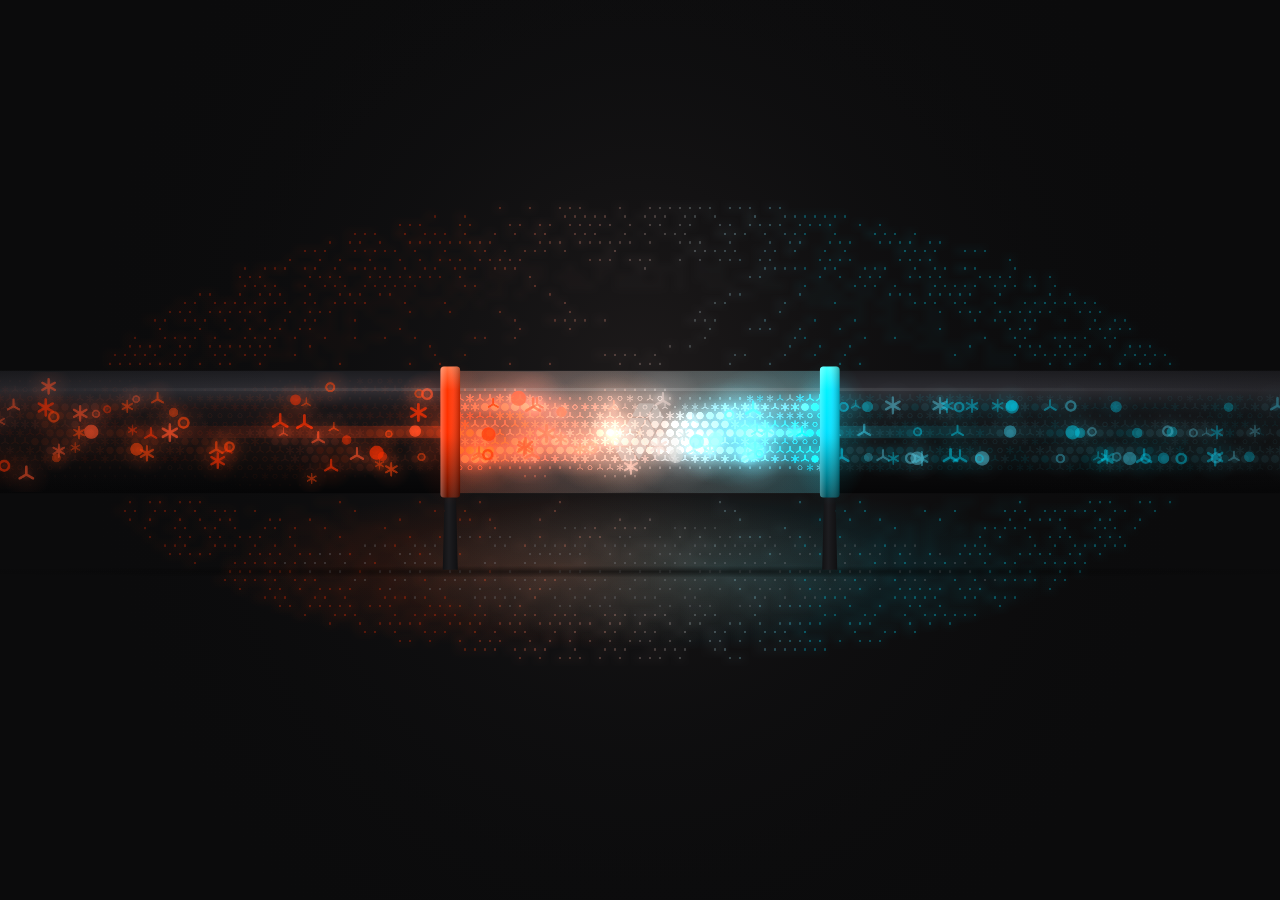
<file: assets/pipeline-about.html>
<!doctype html><html><head><meta charset=utf8><meta name=viewport content="width=device-width,initial-scale=1,viewport-fit=cover"><style>:root{color-scheme:light;box-sizing:border-box;padding-top:env(safe-area-inset-top,0px);padding-bottom:env(safe-area-inset-bottom,0px)}html{scroll-padding-top:env(safe-area-inset-top,0px)}body{margin:0;padding:0;font:14px -apple-system,BlinkMacSystemFont,sans-serif;background:#fff;color:#000}img{max-width:100%}[hidden]:not([hidden=until-found i]){display:none!important}</style></head><body>
<title>Avistar Pipeline</title>
<meta name="claude:viewport-fit-sides" content="cover">
<link rel="preconnect" href="https://fonts.googleapis.com">
<link rel="preconnect" href="https://fonts.gstatic.com" crossorigin>
<link href="https://fonts.googleapis.com/css2?family=Geist:wght@400;500;600&family=Geist+Mono:wght@400;500&display=swap" rel="stylesheet">
<style>
/* Layout: full-bleed side view of one glass pipeline, Avistar chamber at center, story rail bottom-left. Single dark look by design. */
:root{
  --signal:#FF4B1F;
  --ion:#1FDDFF;
  --black:#0B0B0C;
  --ink:#141414;
  --paper:#F5F3F0;
  --muted:#8C8E93;
  --line:rgba(245,243,240,.12);
  --panel:rgba(20,20,20,.72);
  --display:"Geist",ui-sans-serif,system-ui,-apple-system,"Segoe UI",sans-serif;
  --mono:"Geist Mono",ui-monospace,SFMono-Regular,Menlo,monospace;
  color-scheme:dark;
}
html,body{height:100%}
body{background:var(--black);color:var(--paper);font-family:var(--display);overflow:hidden;-webkit-font-smoothing:antialiased}
#cv{position:fixed;inset:0;width:100%;height:100%;display:block;touch-action:none}

.ui{transition:opacity .4s ease}
body.clean .ui{opacity:0;pointer-events:none}
.ui{display:none!important}html,body{background:transparent!important}

.top{position:fixed;top:0;left:0;right:0;display:flex;align-items:center;gap:16px;pointer-events:none;
  padding-top:calc(env(safe-area-inset-top,0px) + 22px);
  padding-left:max(28px,env(safe-area-inset-left,0px));padding-right:max(28px,env(safe-area-inset-right,0px))}
.brand svg{width:30px;height:30px;display:block}

.steps{position:fixed;left:max(28px,env(safe-area-inset-left,0px));bottom:calc(env(safe-area-inset-bottom,0px) + 28px);width:min(380px,34vw);
  list-style:none;margin:0;padding:0;display:flex;flex-direction:column;gap:4px;isolation:isolate}
.steps::before{content:"";position:absolute;left:-160px;right:-200px;top:-140px;bottom:-120px;z-index:-1;pointer-events:none;
  background:radial-gradient(ellipse at 30% 70%,rgba(11,11,12,.94) 0%,rgba(11,11,12,.82) 45%,rgba(11,11,12,0) 72%)}
.step button{all:unset;cursor:pointer;display:grid;grid-template-columns:44px 1fr;align-items:center;column-gap:16px;width:100%;padding:6px 0;border-radius:12px}
.step button:focus-visible{outline:2px solid var(--ion);outline-offset:4px}
.num{width:44px;height:44px;border-radius:12px;display:grid;place-items:center;font-family:var(--mono);font-size:13px;color:var(--muted);transition:all .35s ease}
.ttl{font-size:16px;font-weight:500;color:var(--muted);transition:color .35s ease;text-wrap:balance}
.hl{font-style:normal;background:linear-gradient(90deg,var(--signal),var(--ion));-webkit-background-clip:text;background-clip:text;color:transparent;-webkit-text-fill-color:transparent}
.step:not(.on) .hl{opacity:.75}
.step.on .num{background:var(--paper);color:var(--black)}
.step.on .ttl{color:var(--paper);font-size:22px;font-weight:600;letter-spacing:-.01em}
.body{display:grid;grid-template-columns:44px 1fr;column-gap:16px;grid-template-rows:0fr;transition:grid-template-rows .45s ease}
.step.on .body{grid-template-rows:1fr}
.body>*{overflow:hidden;min-height:0}
.rail{position:relative;justify-self:center;width:2px;background:var(--line);margin:0}
.rail i{position:absolute;left:0;top:0;width:2px;height:calc(var(--p,0)*100%);background:var(--paper)}
.body p{margin:0;padding:4px 0 14px;font-size:15px;line-height:1.55;color:rgba(245,243,240,.72);max-width:38ch}
.kicker{display:block;font-family:var(--mono);font-size:11px;letter-spacing:.1em;text-transform:uppercase;margin-bottom:6px}
.k1{color:var(--signal)}.k2{color:var(--paper)}.k3{color:var(--ion)}

@media (max-width:760px){
  .steps{bottom:calc(env(safe-area-inset-bottom,0px) + 16px);width:auto;right:max(16px,env(safe-area-inset-right,0px));left:max(16px,env(safe-area-inset-left,0px));
    background:var(--panel);border:1px solid var(--line);border-radius:16px;padding:10px 14px;backdrop-filter:blur(10px)}
  .steps::before{display:none}
  .step:not(.on) button{display:none}
  .step.on .ttl{font-size:18px}
  .top{padding-left:max(16px,env(safe-area-inset-left,0px));padding-right:max(16px,env(safe-area-inset-right,0px))}
}
@media (prefers-reduced-motion:reduce){.ui,.body,.num,.ttl{transition:none}}
</style>

<canvas id="cv" role="img" aria-label="A dark glass pipeline runs across the page. Orange particles flow in from the left, pass through the frosted Avistar chamber at the center, and leave on the right as ordered blue particles."></canvas>



<script>
(() => {
'use strict';
const LOGO = "M3266.0 1552.6Q3219.6 1475.5 3265.2 1398.0L3712.2 638.4Q3757.8 560.9 3804.2 638.0L4267.1 1409.2Q4313.4 1486.3 4267.7 1563.8L3821.0 2321.8Q3775.3 2399.4 3728.9 2322.2ZM4899.1 2666.7Q4945.3 2589.5 4990.9 2667.1L5440.3 3431.7Q5485.9 3509.3 5440.6 3587.1L4991.9 4358.5Q4946.7 4436.3 4900.3 4359.2L4438.4 3592.0Q4392.0 3514.9 4438.2 3437.7ZM2564.4 579.2Q2609.1 501.1 2699.1 502.9L3604.5 521.6Q3694.5 523.4 3649.7 601.5L3211.7 1366.6Q3167.0 1444.8 3077.0 1443.0L2171.0 1425.7Q2081.0 1424.0 2125.7 1345.9ZM3748.2 2604.0Q3793.5 2526.3 3883.5 2528.0L4780.1 2545.5Q4870.1 2547.2 4825.4 2625.4L4384.1 3398.0Q4339.4 3476.2 4249.5 3474.7L3339.8 3459.3Q3249.8 3457.8 3295.2 3380.1ZM3307.0 3644.9Q3262.7 3566.5 3352.7 3564.7L4238.9 3546.3Q4328.9 3544.4 4372.5 3623.2L4807.6 4409.0Q4851.2 4487.8 4761.2 4488.1L3875.5 4491.8Q3785.5 4492.1 3741.3 4413.8ZM3126.2 1657.4Q3171.6 1579.6 3218.3 1656.6L3680.9 2418.3Q3727.6 2495.2 3682.0 2572.8L3235.1 3334.7Q3189.6 3412.3 3142.8 3335.4L2681.5 2576.2Q2634.8 2499.3 2680.2 2421.5ZM1579.8 2449.8Q1489.8 2449.1 1534.5 2371.0L1978.0 1596.6Q2022.8 1518.5 2112.8 1519.2L3024.5 1526.3Q3114.5 1527.0 3069.9 1605.1L2627.4 2379.9Q2582.8 2458.0 2492.8 2457.3ZM2556.3 2670.9Q2602.6 2593.7 2648.1 2671.4L3097.0 3439.4Q3142.4 3517.1 3097.2 3594.9L2654.2 4358.2Q2609.0 4436.0 2562.3 4359.1L2095.7 3591.6Q2048.9 3514.7 2095.3 3437.5ZM1394.7 2609.1Q1439.4 2531.0 1529.4 2531.5L2418.0 2536.7Q2508.0 2537.2 2464.8 2616.2L2037.6 3398.5Q1994.5 3477.5 1904.5 3475.4L1001.7 3454.6Q911.7 3452.5 956.4 3374.4ZM969.5 3629.3Q926.2 3550.4 1016.2 3549.7L1898.0 3542.7Q1988.0 3542.0 2031.6 3620.7L2467.5 4407.6Q2511.1 4486.3 2421.1 4486.7L1532.0 4490.3Q1442.0 4490.7 1398.7 4411.8Z";
const logoPath = new Path2D(LOGO);

const cv = document.getElementById('cv'), ctx = cv.getContext('2d');
const RM = matchMedia('(prefers-reduced-motion: reduce)');

// ---------- palette: Signal Red to Ion Cyan in OKLab (same as the halftone mark) ----------
const PAL = (() => {
  const toLin = c => { c /= 255; return c <= 0.04045 ? c / 12.92 : Math.pow((c + 0.055) / 1.055, 2.4); };
  const toS = c => 255 * (c <= 0.0031308 ? 12.92 * c : 1.055 * Math.pow(c, 1 / 2.4) - 0.055);
  const oklab = (r, g, b) => { r = toLin(r); g = toLin(g); b = toLin(b);
    const l = Math.cbrt(0.4122214708*r+0.5363325363*g+0.0514459929*b), m = Math.cbrt(0.2119034982*r+0.6806995451*g+0.1073969566*b), s = Math.cbrt(0.0883024619*r+0.2817188376*g+0.6299787005*b);
    return [0.2104542553*l+0.7936177850*m-0.0040720468*s, 1.9779984951*l-2.4285922050*m+0.4505937099*s, 0.0259040371*l+0.7827717662*m-0.8086757660*s]; };
  const rgb = (L, A, B) => { const l = (L+0.3963377774*A+0.2158037573*B)**3, m = (L-0.1055613458*A-0.0638541728*B)**3, s = (L-0.0894841775*A-1.2914855480*B)**3;
    return [4.0767416621*l-3.3077115913*m+0.2309699292*s, -1.2684380046*l+2.6097574011*m-0.3413193965*s, -0.0041960863*l-0.7034186147*m+1.7076147010*s].map(v => Math.max(0, Math.min(255, Math.round(toS(Math.max(0, v)))))); };
  const a = oklab(255, 75, 31), b = oklab(31, 221, 255), out = [];
  for (let i = 0; i < 24; i++) { const t = i / 23; out.push(rgb(a[0]+(b[0]-a[0])*t, (a[1]+(b[1]-a[1])*t)*1.15, (a[2]+(b[2]-a[2])*t)*1.15)); }
  out.push([128, 132, 138]);
  return out;
})();
const SPR = [0,1,2,3,4].map(g => PAL.map(([R,G,B]) => {
  const s = 32, c = document.createElement('canvas'); c.width = c.height = s; const x = c.getContext('2d');
  const m = s/2, rad = s*0.4, col = `rgb(${R},${G},${B})`;
  x.fillStyle = col; x.strokeStyle = col; x.lineCap = 'round'; x.lineWidth = Math.max(1, s*0.13);
  if (g === 0) { x.beginPath(); x.arc(m, m, rad*0.92, 0, 7); x.fill(); }
  else if (g === 1) { x.beginPath(); x.arc(m, m, rad*0.62, 0, 7); x.stroke(); }
  else if (g === 2) { x.beginPath(); for (let k = 0; k < 3; k++) { const a = k*Math.PI/3 + Math.PI/2; x.moveTo(m+Math.cos(a)*rad, m+Math.sin(a)*rad); x.lineTo(m-Math.cos(a)*rad, m-Math.sin(a)*rad); } x.stroke(); }
  else if (g === 3) { x.beginPath(); for (let k = 0; k < 3; k++) { const a = k*2*Math.PI/3 - Math.PI/2; x.moveTo(m, m); x.lineTo(m+Math.cos(a)*rad, m+Math.sin(a)*rad); } x.stroke(); }
  else { x.beginPath(); x.arc(m, m, rad*0.42, 0, 7); x.fill(); }
  return c;
}));
const HALO = PAL.map(([R,G,B]) => {
  const c = document.createElement('canvas'); c.width = c.height = 64; const x = c.getContext('2d');
  const g = x.createRadialGradient(32,32,0,32,32,32);
  g.addColorStop(0, `rgba(${R},${G},${B},.95)`); g.addColorStop(.3, `rgba(${R},${G},${B},.28)`); g.addColorStop(1, `rgba(${R},${G},${B},0)`);
  x.fillStyle = g; x.fillRect(0,0,64,64); return c;
});
const rgba = (k, a) => `rgba(${PAL[k][0]},${PAL[k][1]},${PAL[k][2]},${a})`;

// ---------- geometry ----------
let vw = 1, vh = 1, dpr = 1, narrow = false, R = 60, cy = 400, cx = 800, W = 360, RW = 18, floorY = 540, x0 = 0, x1 = 0;
function geometry(){
  narrow = vw < 760;
  R = Math.max(26, Math.min(vh*0.068, vw*0.048));
  cy = vh*0.48;
  cx = vw*0.5;
  W = R*6.2; RW = R*0.32; floorY = cy + R*2.25;
  x0 = cx - W/2; x1 = cx + W/2;
}

// ---------- halftone cell field (screen space, hex grid like the mark) ----------
const SP = 10, RH = SP*0.866;
let COLS = 0, ROWS = 0, N = 0, CX, CY, E, BASE, HH, KC, glowC, glowX, glowImg;
function buildGrid(){
  COLS = Math.ceil(vw/SP) + 2; ROWS = Math.ceil(vh/RH) + 2; N = COLS*ROWS;
  CX = new Float32Array(N); CY = new Float32Array(N); E = new Float32Array(N); BASE = new Float32Array(N); HH = new Float32Array(N); KC = new Uint8Array(N);
  for (let r = 0; r < ROWS; r++) for (let c = 0; c < COLS; c++) {
    const i = r*COLS + c, x = c*SP + (r % 2 ? SP/2 : 0), y = r*RH;
    CX[i] = x; CY[i] = y; HH[i] = Math.random(); KC[i] = Math.max(0, Math.min(23, Math.round(((x - x0)/(x1 - x0))*23)));
    // faint dotted floor that fades away from the chamber
    const fy = Math.abs(y - floorY), fx = Math.abs(x - cx)/(vw*0.62);
    if (fy < R*1.4 && fx < 1 && HH[i] > 0.3) BASE[i] = 0.075*(1 - fy/(R*1.4))*(1 - fx);
  }
  glowC = document.createElement('canvas'); glowC.width = COLS; glowC.height = ROWS; glowX = glowC.getContext('2d'); glowImg = glowX.createImageData(COLS, ROWS);
}
function dep(x, y, Rr, amt, k){
  const r0 = Math.max(0, Math.floor((y-Rr)/RH)), r1 = Math.min(ROWS-1, Math.ceil((y+Rr)/RH));
  for (let r = r0; r <= r1; r++) {
    const off = r % 2 ? SP/2 : 0, c0 = Math.max(0, Math.floor((x-Rr-off)/SP)), c1 = Math.min(COLS-1, Math.ceil((x+Rr-off)/SP));
    for (let c = c0; c <= c1; c++) {
      const i = r*COLS + c, dx = CX[i]-x, dy = CY[i]-y, d2 = dx*dx + dy*dy; if (d2 > Rr*Rr) continue;
      const f = 1 - Math.sqrt(d2)/Rr, a = amt*f*f; if (a <= 0.002) continue;
      if (a > E[i]*0.3) KC[i] = k; E[i] = Math.min(1, E[i] + a);
    }
  }
}

// ---------- particles ----------
const P = [];
let spawnAcc = 0;
const LANES = [-0.42, 0, 0.42];
function spawn(x){
  P.push({ x: x ?? -20, o: (Math.random()*2 - 1)*0.62, ph: Math.random()*6.28, z: Math.random(), g: (Math.random()*4)|0,
    v: 0.75 + Math.random()*0.5, lane: (Math.random()*3)|0, kIn: (Math.random()*3)|0, kOut: 20 + ((Math.random()*4)|0), y: cy, k: 0 });
}
const smooth = t => { t = Math.max(0, Math.min(1, t)); return t*t*(3 - 2*t); };

// ---------- story ----------
const STEP_DUR = 7;
const EM = [[1, .45, .4], [.55, 1, .55], [.4, .5, 1]];
const em = [1, .45, .4];
let step = 0, stepT = 0;
const stepEls = [...document.querySelectorAll('.step')];
function setStep(i){ step = (i + 3) % 3; stepT = 0; stepEls.forEach((el, n) => el.classList.toggle('on', n === step)); }
stepEls.forEach(el => el.querySelector('button').addEventListener('click', e => setStep(+e.currentTarget.dataset.i)));

let T = 0, last = performance.now(), ripR = 0;
const mouse = { x: -1e4, y: -1e4, on: false };

function update(dt, realDt){
  const speed = R*2.6;
  spawnAcc += dt*(narrow ? 12 : 18);
  while (spawnAcc >= 1) { spawn(); spawnAcc -= 1; }
  for (const p of P) {
    p.x += speed*p.v*dt;
    const u = (p.x - x0)/(x1 - x0), s = smooth(u);
    const wob = Math.sin(T*2.6 + p.ph)*0.14 + Math.sin(T*5.1 + p.ph*2)*0.05;
    const yIn = p.o + wob, yOut = LANES[p.lane] + Math.sin(T*1.5 + p.ph)*0.015;
    p.y = cy + R*(yIn + (yOut - yIn)*s);
    p.k = u < 0 ? p.kIn : u > 1 ? p.kOut : Math.round(p.kIn + (p.kOut - p.kIn)*smooth(u*1.15 - 0.08));
    dep(p.x, p.y, R*0.3, dt*4.2, p.k);
  }
  for (let i = P.length - 1; i >= 0; i--) if (P[i].x > vw + 30) P.splice(i, 1);
  const dec = Math.exp(-dt*1.6);
  for (let i = 0; i < N; i++) if (E[i] > 0.001) { E[i] *= dec; if (Math.random() < 0.004) HH[i] = Math.random(); }
  // ripples from the chamber light up the dots above and below the pipe
  const RMAX = Math.max(vw, vh)*0.55; ripR = (ripR + dt*R*3.2) % RMAX;
  const amt = 0.1*(1 - ripR/RMAX)*(0.5 + 0.5*em[1]);
  for (let i = 0; i < N; i++) {
    const dy = CY[i] - cy; if (Math.abs(dy) < R*1.05) continue;
    const de = Math.hypot((CX[i] - cx)/2.4, dy);
    if (Math.abs(de - ripR) < 6 && HH[i] > 0.35) { const k = Math.max(0, Math.min(23, Math.round(((CX[i] - x0)/(x1 - x0))*23))); if (E[i] < 0.15) KC[i] = k; E[i] = Math.min(1, E[i] + amt); }
  }
  if (mouse.on) dep(mouse.x, mouse.y, 70, dt*1.6, Math.max(0, Math.min(23, Math.round(((mouse.x - x0)/(x1 - x0))*23))));
  if (!RM.matches) { stepT += realDt; if (stepT > STEP_DUR) setStep(step + 1); }
  const bar = stepEls[step] && stepEls[step].querySelector('.rail i'); if (bar) bar.style.setProperty('--p', RM.matches ? 1 : Math.min(1, stepT/STEP_DUR).toFixed(3));
  const a = 1 - Math.exp(-realDt*2.2); for (let j = 0; j < 3; j++) em[j] += (EM[step][j] - em[j])*a;
}

// ---------- drawing ----------
function rr(x, y, w, h, r){ ctx.beginPath(); ctx.roundRect ? ctx.roundRect(x, y, w, h, r) : ctx.rect(x, y, w, h); }
function radial(x, y, rx, ry, stops){
  ctx.save(); ctx.translate(x, y); ctx.scale(1, ry/rx);
  const g = ctx.createRadialGradient(0, 0, 0, 0, 0, rx); stops.forEach(([o, c]) => g.addColorStop(o, c));
  ctx.fillStyle = g; ctx.beginPath(); ctx.arc(0, 0, rx, 0, 7); ctx.fill(); ctx.restore();
}
function drawCells(){
  const gd = glowImg.data;
  for (let i = 0; i < N; i++) { const e = E[i], g4 = i*4; if (e > 0.03) { const c = PAL[KC[i]]; gd[g4] = c[0]; gd[g4+1] = c[1]; gd[g4+2] = c[2]; gd[g4+3] = Math.min(255, e*255); } else gd[g4+3] = 0; }
  glowX.putImageData(glowImg, 0, 0);
  ctx.save(); ctx.globalCompositeOperation = 'lighter'; ctx.globalAlpha = 0.45; ctx.imageSmoothingEnabled = true; ctx.drawImage(glowC, -SP/2, -RH/2, COLS*SP, ROWS*RH); ctx.restore();
  for (let i = 0; i < N; i++) {
    let e = E[i], k = KC[i], a;
    if (e < BASE[i]) { e = BASE[i]; k = 24; a = 0.2 + e*2; } else a = 0.25 + 0.75*e;
    if (e < 0.035) continue;
    const h = HH[i], g = e > 0.72 ? 0 : e > 0.45 ? (h < 0.5 ? 2 : 3) : e > 0.22 ? (h < 0.4 ? 1 : h < 0.7 ? 3 : 2) : 4, sz = SP*(0.72 + 0.38*e);
    ctx.globalAlpha = Math.min(1, a); ctx.drawImage(SPR[g][k], CX[i] - sz/2, CY[i] - sz/2, sz, sz);
  }
  ctx.globalAlpha = 1;
}
function drawParticles(){
  ctx.save(); ctx.beginPath(); ctx.rect(0, cy - R*0.98, vw, R*1.96); ctx.clip();
  ctx.globalCompositeOperation = 'lighter';
  for (const p of P) {
    const inC = p.x > x0 && p.x < x1, reg = p.x < x0 ? em[0] : p.x > x1 ? em[2] : em[1];
    const hs = R*(inC ? 1.15 : 0.7)*(0.7 + 0.5*p.z);
    ctx.globalAlpha = (inC ? 0.7 : 0.24)*reg; ctx.drawImage(HALO[p.k], p.x - hs/2, p.y - hs/2, hs, hs);
  }
  ctx.globalCompositeOperation = 'source-over';
  for (const p of P) {
    const inC = p.x > x0 && p.x < x1, reg = p.x < x0 ? em[0] : p.x > x1 ? em[2] : em[1];
    const s = R*0.27*(0.7 + 0.55*p.z);
    ctx.globalAlpha = (inC ? 1 : 0.38 + 0.3*p.z)*(0.5 + 0.5*reg); ctx.drawImage(SPR[p.g][p.k], p.x - s/2, p.y - s/2, s, s);
  }
  ctx.restore(); ctx.globalAlpha = 1;
}
function ring(x, k){
  const top = cy - R*1.07, h = R*2.14, w = RW;
  const [r, g, b] = PAL[k], hi = `rgb(${Math.min(255, r + 70)},${Math.min(255, g + 70)},${Math.min(255, b + 70)})`, lo = `rgb(${r*0.35|0},${g*0.35|0},${b*0.35|0})`;
  const gr = ctx.createLinearGradient(0, top, 0, top + h); gr.addColorStop(0, hi); gr.addColorStop(0.18, `rgb(${r},${g},${b})`); gr.addColorStop(0.55, `rgb(${r*0.8|0},${g*0.8|0},${b*0.8|0})`); gr.addColorStop(1, lo);
  rr(x - w/2, top, w, h, w*0.18); ctx.fillStyle = gr; ctx.fill();
  const sh = ctx.createLinearGradient(x - w/2, 0, x + w/2, 0); sh.addColorStop(0, 'rgba(255,255,255,.28)'); sh.addColorStop(0.35, 'rgba(255,255,255,0)'); sh.addColorStop(1, 'rgba(0,0,0,.35)');
  ctx.fillStyle = sh; ctx.fill();
  ctx.save(); ctx.globalCompositeOperation = 'lighter'; radial(x, cy, w*2.2, R*1.2, [[0, rgba(k, .18)], [1, rgba(k, 0)]]); ctx.restore();
}
function leg(x){
  const w = RW*0.7, t = cy + R*0.9, b = floorY;
  ctx.beginPath(); ctx.moveTo(x - w*0.4, t); ctx.lineTo(x + w*0.4, t); ctx.lineTo(x + w*0.55, b); ctx.lineTo(x - w*0.55, b); ctx.closePath();
  const g = ctx.createLinearGradient(x - w, 0, x + w, 0); g.addColorStop(0, '#050506'); g.addColorStop(0.45, '#1d1d20'); g.addColorStop(1, '#050506');
  ctx.fillStyle = g; ctx.fill();
}
const LABELS = [[() => x0*0.5, 'UNMAPPED ACCESS', 0, 0], [() => cx, 'AVISTAR', 1, 1], [() => x1 + (vw - x1)*0.5, 'MAPPED · OWNED · RANKED', 2, 23]];
function drawLabels(){
  const y = cy - R*1.07 - 34;
  ctx.font = `500 ${narrow ? 10 : 11}px "Geist Mono", ui-monospace, monospace`; ctx.textBaseline = 'middle'; ctx.textAlign = 'center';
  try { ctx.letterSpacing = '1.5px'; } catch (e) {}
  for (const [fx, s, j, k] of LABELS) {
    if (narrow && j !== 1) continue;
    const x = fx(), on = em[j];
    ctx.globalAlpha = 0.35 + 0.65*on;
    ctx.fillStyle = '#F5F3F0'; ctx.beginPath(); ctx.arc(x, y, 9, 0, 7); ctx.fill();
    ctx.strokeStyle = '#0B0B0C'; ctx.lineWidth = 1.6; ctx.beginPath(); ctx.moveTo(x-4, y); ctx.lineTo(x+4, y); ctx.moveTo(x, y-4); ctx.lineTo(x, y+4); ctx.stroke();
    ctx.fillStyle = j === 1 ? '#F5F3F0' : rgba(k, 0.95); ctx.fillText(s, x, y - 22);
    ctx.strokeStyle = 'rgba(245,243,240,.22)'; ctx.lineWidth = 1; ctx.beginPath(); ctx.moveTo(x, y + 9); ctx.lineTo(x, cy - R*1.07 - 4); ctx.stroke();
  }
  ctx.globalAlpha = 1; try { ctx.letterSpacing = '0px'; } catch (e) {}
  ctx.textAlign = 'left'; ctx.textBaseline = 'alphabetic';
}
function render(){
  ctx.setTransform(dpr, 0, 0, dpr, 0, 0); ctx.globalCompositeOperation = 'source-over'; ctx.globalAlpha = 1;
  ctx.fillStyle = '#0B0B0C'; ctx.fillRect(0, 0, vw, vh);
  // wall and floor light from the chamber
  ctx.save(); ctx.globalCompositeOperation = 'lighter';
  radial(cx, cy - R*0.6, W*1.5, vh*0.75, [[0, 'rgba(120,100,95,.16)'], [0.5, 'rgba(60,55,58,.06)'], [1, 'rgba(0,0,0,0)']]);
  radial(cx - W*0.22, floorY, W*0.9, R*1.3, [[0, rgba(1, .22*em[1] + .08)], [1, rgba(1, 0)]]);
  radial(cx + W*0.22, floorY, W*0.9, R*1.3, [[0, rgba(22, .18*em[1] + .07)], [1, rgba(22, 0)]]);
  ctx.restore();
  drawCells();

  // pipe body: dark smoked glass running edge to edge
  const pg = ctx.createLinearGradient(0, cy - R, 0, cy + R);
  pg.addColorStop(0, 'rgba(30,30,34,.94)'); pg.addColorStop(0.16, 'rgba(48,48,54,.9)'); pg.addColorStop(0.3, 'rgba(22,22,25,.86)'); pg.addColorStop(0.7, 'rgba(12,12,13,.86)'); pg.addColorStop(1, 'rgba(5,5,6,.95)');
  ctx.fillStyle = pg; ctx.fillRect(0, cy - R, x0, 2*R); ctx.fillRect(x1, cy - R, vw - x1, 2*R);
  // shadow line on the floor under the pipe
  ctx.save(); ctx.globalAlpha = 0.6; radial(cx, floorY + 2, vw*0.6, 6, [[0, 'rgba(0,0,0,.9)'], [1, 'rgba(0,0,0,0)']]); ctx.restore();

  // frosted chamber glass
  const cg = ctx.createLinearGradient(0, cy - R, 0, cy + R);
  cg.addColorStop(0, 'rgba(245,243,240,.16)'); cg.addColorStop(0.2, 'rgba(245,243,240,.26)'); cg.addColorStop(0.5, 'rgba(245,243,240,.12)'); cg.addColorStop(1, 'rgba(245,243,240,.06)');
  ctx.fillStyle = cg; ctx.fillRect(x0, cy - R, W, 2*R);
  drawParticles();
  ctx.save(); ctx.beginPath(); ctx.rect(x0, cy - R, W, 2*R); ctx.clip(); ctx.globalCompositeOperation = 'lighter';
  const hx = cx - W*0.2 + Math.sin(T*0.7)*W*0.14, e1 = em[1];
  const lg = ctx.createLinearGradient(x0, 0, x1, 0); lg.addColorStop(0, rgba(0, .22*e1 + .06)); lg.addColorStop(0.5, `rgba(245,243,240,${.12*e1 + .04})`); lg.addColorStop(1, rgba(23, .22*e1 + .06));
  ctx.fillStyle = lg; ctx.fillRect(x0, cy - R, W, 2*R);
  radial(hx, cy, R*1.25, R*1.05, [[0, `rgba(255,236,214,${.75*e1 + .2})`], [0.35, `rgba(255,170,120,${.3*e1 + .08})`], [1, 'rgba(255,120,60,0)']]);
  radial(cx + W*0.24, cy, R*1.1, R*0.9, [[0, rgba(23, .35*e1 + .08)], [1, rgba(23, 0)]]);
  ctx.restore();
  // etched mark on the glass
  ctx.save(); ctx.translate(cx + W*0.02, cy); const k = (R*0.95)/4010; ctx.scale(k, k); ctx.translate(-3197, -2492);
  ctx.globalAlpha = 0.22 + 0.18*e1; ctx.fillStyle = '#F5F3F0'; ctx.fill(logoPath); ctx.restore(); ctx.globalAlpha = 1;

  // light travelling along the pipe core, warm on the left and cool on the right
  ctx.save(); ctx.globalCompositeOperation = 'lighter';
  const sl = ctx.createLinearGradient(0, 0, x0, 0); sl.addColorStop(0, rgba(0, 0)); sl.addColorStop(0.55, rgba(0, .1*em[0])); sl.addColorStop(1, rgba(0, .22*em[0] + .05));
  ctx.fillStyle = sl; ctx.fillRect(0, cy - R*0.1, x0, R*0.2);
  const sr = ctx.createLinearGradient(x1, 0, vw, 0); sr.addColorStop(0, rgba(23, .22*em[2] + .05)); sr.addColorStop(0.45, rgba(23, .1*em[2])); sr.addColorStop(1, rgba(23, 0));
  ctx.fillStyle = sr; ctx.fillRect(x1, cy - R*0.1, vw - x1, R*0.2);
  ctx.restore();
  // specular highlight along the top of the tube
  const sp = ctx.createLinearGradient(0, 0, vw, 0); sp.addColorStop(0, 'rgba(255,255,255,0)'); sp.addColorStop(0.3, 'rgba(255,255,255,.07)'); sp.addColorStop(0.5, 'rgba(255,255,255,.16)'); sp.addColorStop(0.7, 'rgba(255,255,255,.07)'); sp.addColorStop(1, 'rgba(255,255,255,0)');
  ctx.fillStyle = sp; ctx.fillRect(0, cy - R*0.72, vw, Math.max(1.5, R*0.05));

  leg(x0); leg(x1);
  ring(x0, 0); ring(x1, 23);

  const vg = ctx.createRadialGradient(cx, cy, Math.min(vw, vh)*0.4, cx, cy, Math.max(vw, vh)*0.8);
  vg.addColorStop(0, 'rgba(11,11,12,0)'); vg.addColorStop(1, 'rgba(11,11,12,.5)'); ctx.fillStyle = vg; ctx.fillRect(0, 0, vw, vh);
}

function resize(){
  dpr = Math.min(window.devicePixelRatio || 1, 2); vw = innerWidth; vh = innerHeight;
  cv.width = Math.round(vw*dpr); cv.height = Math.round(vh*dpr);
  geometry(); buildGrid();
  P.length = 0; const gap = (R*2.6)/(narrow ? 12 : 18);
  for (let x = -20; x < vw + 20; x += gap) spawn(x + Math.random()*gap);
  for (let i = 0; i < 90; i++) update(1/30, 0);
}
function loop(now){
  const realDt = Math.min(0.05, (now - last)/1000); last = now;
  const dt = realDt*(RM.matches ? 0.35 : 1); T += dt;
  update(dt, realDt); render(); requestAnimationFrame(loop);
}

cv.addEventListener('pointermove', e => { mouse.x = e.clientX; mouse.y = e.clientY; mouse.on = e.pointerType === 'mouse'; });
cv.addEventListener('pointerleave', () => { mouse.on = false; });
addEventListener('keydown', e => {
  if (e.key === 'h' || e.key === 'H') document.body.classList.toggle('clean');
  if (e.key === 'ArrowRight') setStep(step + 1);
  if (e.key === 'ArrowLeft') setStep(step - 1);
});
let rt; addEventListener('resize', () => { clearTimeout(rt); rt = setTimeout(resize, 120); });

resize();
requestAnimationFrame(t => { last = t; loop(t); });
})();
</script>

</body></html>
</file>
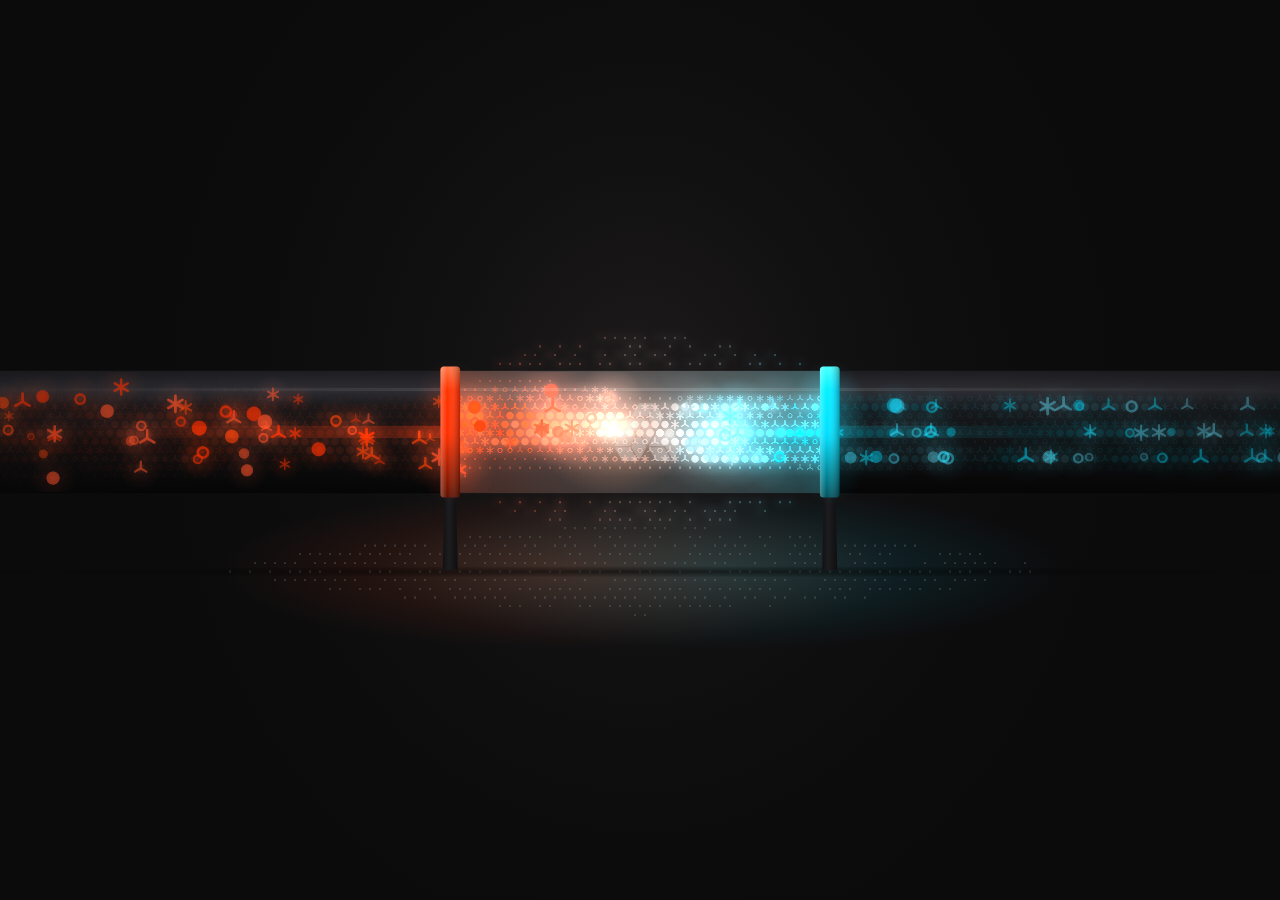
<file: assets/pipeline.html>
<!doctype html><html><head><meta charset=utf8><meta name=viewport content="width=device-width,initial-scale=1,viewport-fit=cover"><style>:root{color-scheme:light;box-sizing:border-box;padding-top:env(safe-area-inset-top,0px);padding-bottom:env(safe-area-inset-bottom,0px)}html{scroll-padding-top:env(safe-area-inset-top,0px)}body{margin:0;padding:0;font:14px -apple-system,BlinkMacSystemFont,sans-serif;background:#fff;color:#000}img{max-width:100%}[hidden]:not([hidden=until-found i]){display:none!important}</style></head><body>
<title>Avistar Pipeline</title>
<meta name="claude:viewport-fit-sides" content="cover">
<link rel="preconnect" href="https://fonts.googleapis.com">
<link rel="preconnect" href="https://fonts.gstatic.com" crossorigin>
<link href="https://fonts.googleapis.com/css2?family=Geist:wght@400;500;600&family=Geist+Mono:wght@400;500&display=swap" rel="stylesheet">
<style>
/* Layout: full-bleed side view of one glass pipeline, Avistar chamber at center, story rail bottom-left. Single dark look by design. */
:root{
  --signal:#FF4B1F;
  --ion:#1FDDFF;
  --black:#0B0B0C;
  --ink:#141414;
  --paper:#F5F3F0;
  --muted:#8C8E93;
  --line:rgba(245,243,240,.12);
  --panel:rgba(20,20,20,.72);
  --display:"Geist",ui-sans-serif,system-ui,-apple-system,"Segoe UI",sans-serif;
  --mono:"Geist Mono",ui-monospace,SFMono-Regular,Menlo,monospace;
  color-scheme:dark;
}
html,body{height:100%}
body{background:var(--black);color:var(--paper);font-family:var(--display);overflow:hidden;-webkit-font-smoothing:antialiased}
#cv{position:fixed;inset:0;width:100%;height:100%;display:block;touch-action:none}

.ui{transition:opacity .4s ease}
body.clean .ui{opacity:0;pointer-events:none}
.ui{display:none!important}body{background:transparent!important}

.top{position:fixed;top:0;left:0;right:0;display:flex;align-items:center;gap:16px;pointer-events:none;
  padding-top:calc(env(safe-area-inset-top,0px) + 22px);
  padding-left:max(28px,env(safe-area-inset-left,0px));padding-right:max(28px,env(safe-area-inset-right,0px))}
.brand svg{width:30px;height:30px;display:block}

.steps{position:fixed;left:max(28px,env(safe-area-inset-left,0px));bottom:calc(env(safe-area-inset-bottom,0px) + 28px);width:min(380px,34vw);
  list-style:none;margin:0;padding:0;display:flex;flex-direction:column;gap:4px;isolation:isolate}
.steps::before{content:"";position:absolute;left:-160px;right:-200px;top:-140px;bottom:-120px;z-index:-1;pointer-events:none;
  background:radial-gradient(ellipse at 30% 70%,rgba(11,11,12,.94) 0%,rgba(11,11,12,.82) 45%,rgba(11,11,12,0) 72%)}
.step button{all:unset;cursor:pointer;display:grid;grid-template-columns:44px 1fr;align-items:center;column-gap:16px;width:100%;padding:6px 0;border-radius:12px}
.step button:focus-visible{outline:2px solid var(--ion);outline-offset:4px}
.num{width:44px;height:44px;border-radius:12px;display:grid;place-items:center;font-family:var(--mono);font-size:13px;color:var(--muted);transition:all .35s ease}
.ttl{font-size:16px;font-weight:500;color:var(--muted);transition:color .35s ease;text-wrap:balance}
.hl{font-style:normal;background:linear-gradient(90deg,var(--signal),var(--ion));-webkit-background-clip:text;background-clip:text;color:transparent;-webkit-text-fill-color:transparent}
.step:not(.on) .hl{opacity:.75}
.step.on .num{background:var(--paper);color:var(--black)}
.step.on .ttl{color:var(--paper);font-size:22px;font-weight:600;letter-spacing:-.01em}
.body{display:grid;grid-template-columns:44px 1fr;column-gap:16px;grid-template-rows:0fr;transition:grid-template-rows .45s ease}
.step.on .body{grid-template-rows:1fr}
.body>*{overflow:hidden;min-height:0}
.rail{position:relative;justify-self:center;width:2px;background:var(--line);margin:0}
.rail i{position:absolute;left:0;top:0;width:2px;height:calc(var(--p,0)*100%);background:var(--paper)}
.body p{margin:0;padding:4px 0 14px;font-size:15px;line-height:1.55;color:rgba(245,243,240,.72);max-width:38ch}
.kicker{display:block;font-family:var(--mono);font-size:11px;letter-spacing:.1em;text-transform:uppercase;margin-bottom:6px}
.k1{color:var(--signal)}.k2{color:var(--paper)}.k3{color:var(--ion)}

@media (max-width:760px){
  .steps{bottom:calc(env(safe-area-inset-bottom,0px) + 16px);width:auto;right:max(16px,env(safe-area-inset-right,0px));left:max(16px,env(safe-area-inset-left,0px));
    background:var(--panel);border:1px solid var(--line);border-radius:16px;padding:10px 14px;backdrop-filter:blur(10px)}
  .steps::before{display:none}
  .step:not(.on) button{display:none}
  .step.on .ttl{font-size:18px}
  .top{padding-left:max(16px,env(safe-area-inset-left,0px));padding-right:max(16px,env(safe-area-inset-right,0px))}
}
@media (prefers-reduced-motion:reduce){.ui,.body,.num,.ttl{transition:none}}
</style>

<canvas id="cv" role="img" aria-label="A dark glass pipeline runs across the page. Orange particles flow in from the left, pass through the frosted Avistar chamber at the center, and leave on the right as ordered blue particles."></canvas>



<script>
(() => {
'use strict';
const LOGO = "M3266.0 1552.6Q3219.6 1475.5 3265.2 1398.0L3712.2 638.4Q3757.8 560.9 3804.2 638.0L4267.1 1409.2Q4313.4 1486.3 4267.7 1563.8L3821.0 2321.8Q3775.3 2399.4 3728.9 2322.2ZM4899.1 2666.7Q4945.3 2589.5 4990.9 2667.1L5440.3 3431.7Q5485.9 3509.3 5440.6 3587.1L4991.9 4358.5Q4946.7 4436.3 4900.3 4359.2L4438.4 3592.0Q4392.0 3514.9 4438.2 3437.7ZM2564.4 579.2Q2609.1 501.1 2699.1 502.9L3604.5 521.6Q3694.5 523.4 3649.7 601.5L3211.7 1366.6Q3167.0 1444.8 3077.0 1443.0L2171.0 1425.7Q2081.0 1424.0 2125.7 1345.9ZM3748.2 2604.0Q3793.5 2526.3 3883.5 2528.0L4780.1 2545.5Q4870.1 2547.2 4825.4 2625.4L4384.1 3398.0Q4339.4 3476.2 4249.5 3474.7L3339.8 3459.3Q3249.8 3457.8 3295.2 3380.1ZM3307.0 3644.9Q3262.7 3566.5 3352.7 3564.7L4238.9 3546.3Q4328.9 3544.4 4372.5 3623.2L4807.6 4409.0Q4851.2 4487.8 4761.2 4488.1L3875.5 4491.8Q3785.5 4492.1 3741.3 4413.8ZM3126.2 1657.4Q3171.6 1579.6 3218.3 1656.6L3680.9 2418.3Q3727.6 2495.2 3682.0 2572.8L3235.1 3334.7Q3189.6 3412.3 3142.8 3335.4L2681.5 2576.2Q2634.8 2499.3 2680.2 2421.5ZM1579.8 2449.8Q1489.8 2449.1 1534.5 2371.0L1978.0 1596.6Q2022.8 1518.5 2112.8 1519.2L3024.5 1526.3Q3114.5 1527.0 3069.9 1605.1L2627.4 2379.9Q2582.8 2458.0 2492.8 2457.3ZM2556.3 2670.9Q2602.6 2593.7 2648.1 2671.4L3097.0 3439.4Q3142.4 3517.1 3097.2 3594.9L2654.2 4358.2Q2609.0 4436.0 2562.3 4359.1L2095.7 3591.6Q2048.9 3514.7 2095.3 3437.5ZM1394.7 2609.1Q1439.4 2531.0 1529.4 2531.5L2418.0 2536.7Q2508.0 2537.2 2464.8 2616.2L2037.6 3398.5Q1994.5 3477.5 1904.5 3475.4L1001.7 3454.6Q911.7 3452.5 956.4 3374.4ZM969.5 3629.3Q926.2 3550.4 1016.2 3549.7L1898.0 3542.7Q1988.0 3542.0 2031.6 3620.7L2467.5 4407.6Q2511.1 4486.3 2421.1 4486.7L1532.0 4490.3Q1442.0 4490.7 1398.7 4411.8Z";
const logoPath = new Path2D(LOGO);

const cv = document.getElementById('cv'), ctx = cv.getContext('2d');
const RM = matchMedia('(prefers-reduced-motion: reduce)');

// ---------- palette: Signal Red to Ion Cyan in OKLab (same as the halftone mark) ----------
const PAL = (() => {
  const toLin = c => { c /= 255; return c <= 0.04045 ? c / 12.92 : Math.pow((c + 0.055) / 1.055, 2.4); };
  const toS = c => 255 * (c <= 0.0031308 ? 12.92 * c : 1.055 * Math.pow(c, 1 / 2.4) - 0.055);
  const oklab = (r, g, b) => { r = toLin(r); g = toLin(g); b = toLin(b);
    const l = Math.cbrt(0.4122214708*r+0.5363325363*g+0.0514459929*b), m = Math.cbrt(0.2119034982*r+0.6806995451*g+0.1073969566*b), s = Math.cbrt(0.0883024619*r+0.2817188376*g+0.6299787005*b);
    return [0.2104542553*l+0.7936177850*m-0.0040720468*s, 1.9779984951*l-2.4285922050*m+0.4505937099*s, 0.0259040371*l+0.7827717662*m-0.8086757660*s]; };
  const rgb = (L, A, B) => { const l = (L+0.3963377774*A+0.2158037573*B)**3, m = (L-0.1055613458*A-0.0638541728*B)**3, s = (L-0.0894841775*A-1.2914855480*B)**3;
    return [4.0767416621*l-3.3077115913*m+0.2309699292*s, -1.2684380046*l+2.6097574011*m-0.3413193965*s, -0.0041960863*l-0.7034186147*m+1.7076147010*s].map(v => Math.max(0, Math.min(255, Math.round(toS(Math.max(0, v)))))); };
  const a = oklab(255, 75, 31), b = oklab(31, 221, 255), out = [];
  for (let i = 0; i < 24; i++) { const t = i / 23; out.push(rgb(a[0]+(b[0]-a[0])*t, (a[1]+(b[1]-a[1])*t)*1.15, (a[2]+(b[2]-a[2])*t)*1.15)); }
  out.push([128, 132, 138]);
  return out;
})();
const SPR = [0,1,2,3,4].map(g => PAL.map(([R,G,B]) => {
  const s = 32, c = document.createElement('canvas'); c.width = c.height = s; const x = c.getContext('2d');
  const m = s/2, rad = s*0.4, col = `rgb(${R},${G},${B})`;
  x.fillStyle = col; x.strokeStyle = col; x.lineCap = 'round'; x.lineWidth = Math.max(1, s*0.13);
  if (g === 0) { x.beginPath(); x.arc(m, m, rad*0.92, 0, 7); x.fill(); }
  else if (g === 1) { x.beginPath(); x.arc(m, m, rad*0.62, 0, 7); x.stroke(); }
  else if (g === 2) { x.beginPath(); for (let k = 0; k < 3; k++) { const a = k*Math.PI/3 + Math.PI/2; x.moveTo(m+Math.cos(a)*rad, m+Math.sin(a)*rad); x.lineTo(m-Math.cos(a)*rad, m-Math.sin(a)*rad); } x.stroke(); }
  else if (g === 3) { x.beginPath(); for (let k = 0; k < 3; k++) { const a = k*2*Math.PI/3 - Math.PI/2; x.moveTo(m, m); x.lineTo(m+Math.cos(a)*rad, m+Math.sin(a)*rad); } x.stroke(); }
  else { x.beginPath(); x.arc(m, m, rad*0.42, 0, 7); x.fill(); }
  return c;
}));
const HALO = PAL.map(([R,G,B]) => {
  const c = document.createElement('canvas'); c.width = c.height = 64; const x = c.getContext('2d');
  const g = x.createRadialGradient(32,32,0,32,32,32);
  g.addColorStop(0, `rgba(${R},${G},${B},.95)`); g.addColorStop(.3, `rgba(${R},${G},${B},.28)`); g.addColorStop(1, `rgba(${R},${G},${B},0)`);
  x.fillStyle = g; x.fillRect(0,0,64,64); return c;
});
const rgba = (k, a) => `rgba(${PAL[k][0]},${PAL[k][1]},${PAL[k][2]},${a})`;

// ---------- geometry ----------
let vw = 1, vh = 1, dpr = 1, narrow = false, R = 60, cy = 400, cx = 800, W = 360, RW = 18, floorY = 540, x0 = 0, x1 = 0;
function geometry(){
  narrow = vw < 760;
  R = Math.max(26, Math.min(vh*0.068, vw*0.048));
  cy = window.self !== window.top ? vh*0.66 : vh*0.48;
  cx = vw*0.5;
  W = R*6.2; RW = R*0.32; floorY = cy + R*2.25;
  x0 = cx - W/2; x1 = cx + W/2;
}

// ---------- halftone cell field (screen space, hex grid like the mark) ----------
const SP = 10, RH = SP*0.866;
let COLS = 0, ROWS = 0, N = 0, CX, CY, E, BASE, HH, KC, glowC, glowX, glowImg;
function buildGrid(){
  COLS = Math.ceil(vw/SP) + 2; ROWS = Math.ceil(vh/RH) + 2; N = COLS*ROWS;
  CX = new Float32Array(N); CY = new Float32Array(N); E = new Float32Array(N); BASE = new Float32Array(N); HH = new Float32Array(N); KC = new Uint8Array(N);
  for (let r = 0; r < ROWS; r++) for (let c = 0; c < COLS; c++) {
    const i = r*COLS + c, x = c*SP + (r % 2 ? SP/2 : 0), y = r*RH;
    CX[i] = x; CY[i] = y; HH[i] = Math.random(); KC[i] = Math.max(0, Math.min(23, Math.round(((x - x0)/(x1 - x0))*23)));
    // faint dotted floor that fades away from the chamber
    const fy = Math.abs(y - floorY), fx = Math.abs(x - cx)/(vw*0.62);
    if (fy < R*1.4 && fx < 1 && HH[i] > 0.3) BASE[i] = 0.075*(1 - fy/(R*1.4))*(1 - fx);
  }
  glowC = document.createElement('canvas'); glowC.width = COLS; glowC.height = ROWS; glowX = glowC.getContext('2d'); glowImg = glowX.createImageData(COLS, ROWS);
}
function dep(x, y, Rr, amt, k){
  const r0 = Math.max(0, Math.floor((y-Rr)/RH)), r1 = Math.min(ROWS-1, Math.ceil((y+Rr)/RH));
  for (let r = r0; r <= r1; r++) {
    const off = r % 2 ? SP/2 : 0, c0 = Math.max(0, Math.floor((x-Rr-off)/SP)), c1 = Math.min(COLS-1, Math.ceil((x+Rr-off)/SP));
    for (let c = c0; c <= c1; c++) {
      const i = r*COLS + c, dx = CX[i]-x, dy = CY[i]-y, d2 = dx*dx + dy*dy; if (d2 > Rr*Rr) continue;
      const f = 1 - Math.sqrt(d2)/Rr, a = amt*f*f; if (a <= 0.002) continue;
      if (a > E[i]*0.3) KC[i] = k; E[i] = Math.min(1, E[i] + a);
    }
  }
}

// ---------- particles ----------
const P = [];
let spawnAcc = 0;
const LANES = [-0.42, 0, 0.42];
function spawn(x){
  P.push({ x: x ?? -20, o: (Math.random()*2 - 1)*0.62, ph: Math.random()*6.28, z: Math.random(), g: (Math.random()*4)|0,
    v: 0.75 + Math.random()*0.5, lane: (Math.random()*3)|0, kIn: (Math.random()*3)|0, kOut: 20 + ((Math.random()*4)|0), y: cy, k: 0 });
}
const smooth = t => { t = Math.max(0, Math.min(1, t)); return t*t*(3 - 2*t); };

// ---------- story ----------
const STEP_DUR = 7;
const EM = [[1, .45, .4], [.55, 1, .55], [.4, .5, 1]];
const em = [1, .45, .4];
let step = 0, stepT = 0;
const stepEls = [...document.querySelectorAll('.step')];
function setStep(i){ step = (i + 3) % 3; stepT = 0; stepEls.forEach((el, n) => el.classList.toggle('on', n === step)); }
stepEls.forEach(el => el.querySelector('button').addEventListener('click', e => setStep(+e.currentTarget.dataset.i)));

let T = 0, last = performance.now(), ripR = 0;
const mouse = { x: -1e4, y: -1e4, on: false };

function update(dt, realDt){
  const speed = R*2.6;
  spawnAcc += dt*(narrow ? 12 : 18);
  while (spawnAcc >= 1) { spawn(); spawnAcc -= 1; }
  for (const p of P) {
    p.x += speed*p.v*dt;
    const u = (p.x - x0)/(x1 - x0), s = smooth(u);
    const wob = Math.sin(T*2.6 + p.ph)*0.14 + Math.sin(T*5.1 + p.ph*2)*0.05;
    const yIn = p.o + wob, yOut = LANES[p.lane] + Math.sin(T*1.5 + p.ph)*0.015;
    p.y = cy + R*(yIn + (yOut - yIn)*s);
    p.k = u < 0 ? p.kIn : u > 1 ? p.kOut : Math.round(p.kIn + (p.kOut - p.kIn)*smooth(u*1.15 - 0.08));
    dep(p.x, p.y, R*0.3, dt*4.2, p.k);
  }
  for (let i = P.length - 1; i >= 0; i--) if (P[i].x > vw + 30) P.splice(i, 1);
  const dec = Math.exp(-dt*1.6);
  for (let i = 0; i < N; i++) if (E[i] > 0.001) { E[i] *= dec; if (Math.random() < 0.004) HH[i] = Math.random(); }
  // ripples from the chamber light up the dots above and below the pipe
  const RMAX = Math.max(vw, vh)*0.55; ripR = (ripR + dt*R*3.2) % RMAX;
  const amt = 0.1*(1 - ripR/RMAX)*(0.5 + 0.5*em[1]);
  for (let i = 0; i < N; i++) {
    const dy = CY[i] - cy; if (Math.abs(dy) < R*1.05) continue;
    const de = Math.hypot((CX[i] - cx)/2.4, dy);
    if (Math.abs(de - ripR) < 6 && HH[i] > 0.35) { const k = Math.max(0, Math.min(23, Math.round(((CX[i] - x0)/(x1 - x0))*23))); if (E[i] < 0.15) KC[i] = k; E[i] = Math.min(1, E[i] + amt); }
  }
  if (mouse.on) dep(mouse.x, mouse.y, 70, dt*1.6, Math.max(0, Math.min(23, Math.round(((mouse.x - x0)/(x1 - x0))*23))));
  if (!RM.matches) { stepT += realDt; if (stepT > STEP_DUR) setStep(step + 1); }
  const bar = stepEls[step] && stepEls[step].querySelector('.rail i'); if (bar) bar.style.setProperty('--p', RM.matches ? 1 : Math.min(1, stepT/STEP_DUR).toFixed(3));
  const a = 1 - Math.exp(-realDt*2.2); for (let j = 0; j < 3; j++) em[j] += (EM[step][j] - em[j])*a;
}

// ---------- drawing ----------
function rr(x, y, w, h, r){ ctx.beginPath(); ctx.roundRect ? ctx.roundRect(x, y, w, h, r) : ctx.rect(x, y, w, h); }
function radial(x, y, rx, ry, stops){
  ctx.save(); ctx.translate(x, y); ctx.scale(1, ry/rx);
  const g = ctx.createRadialGradient(0, 0, 0, 0, 0, rx); stops.forEach(([o, c]) => g.addColorStop(o, c));
  ctx.fillStyle = g; ctx.beginPath(); ctx.arc(0, 0, rx, 0, 7); ctx.fill(); ctx.restore();
}
function drawCells(){
  const gd = glowImg.data;
  for (let i = 0; i < N; i++) { const e = E[i], g4 = i*4; if (e > 0.03) { const c = PAL[KC[i]]; gd[g4] = c[0]; gd[g4+1] = c[1]; gd[g4+2] = c[2]; gd[g4+3] = Math.min(255, e*255); } else gd[g4+3] = 0; }
  glowX.putImageData(glowImg, 0, 0);
  ctx.save(); ctx.globalCompositeOperation = 'lighter'; ctx.globalAlpha = 0.45; ctx.imageSmoothingEnabled = true; ctx.drawImage(glowC, -SP/2, -RH/2, COLS*SP, ROWS*RH); ctx.restore();
  for (let i = 0; i < N; i++) {
    let e = E[i], k = KC[i], a;
    if (e < BASE[i]) { e = BASE[i]; k = 24; a = 0.2 + e*2; } else a = 0.25 + 0.75*e;
    if (e < 0.035) continue;
    const h = HH[i], g = e > 0.72 ? 0 : e > 0.45 ? (h < 0.5 ? 2 : 3) : e > 0.22 ? (h < 0.4 ? 1 : h < 0.7 ? 3 : 2) : 4, sz = SP*(0.72 + 0.38*e);
    ctx.globalAlpha = Math.min(1, a); ctx.drawImage(SPR[g][k], CX[i] - sz/2, CY[i] - sz/2, sz, sz);
  }
  ctx.globalAlpha = 1;
}
function drawParticles(){
  ctx.save(); ctx.beginPath(); ctx.rect(0, cy - R*0.98, vw, R*1.96); ctx.clip();
  ctx.globalCompositeOperation = 'lighter';
  for (const p of P) {
    const inC = p.x > x0 && p.x < x1, reg = p.x < x0 ? em[0] : p.x > x1 ? em[2] : em[1];
    const hs = R*(inC ? 1.15 : 0.7)*(0.7 + 0.5*p.z);
    ctx.globalAlpha = (inC ? 0.7 : 0.24)*reg; ctx.drawImage(HALO[p.k], p.x - hs/2, p.y - hs/2, hs, hs);
  }
  ctx.globalCompositeOperation = 'source-over';
  for (const p of P) {
    const inC = p.x > x0 && p.x < x1, reg = p.x < x0 ? em[0] : p.x > x1 ? em[2] : em[1];
    const s = R*0.27*(0.7 + 0.55*p.z);
    ctx.globalAlpha = (inC ? 1 : 0.38 + 0.3*p.z)*(0.5 + 0.5*reg); ctx.drawImage(SPR[p.g][p.k], p.x - s/2, p.y - s/2, s, s);
  }
  ctx.restore(); ctx.globalAlpha = 1;
}
function ring(x, k){
  const top = cy - R*1.07, h = R*2.14, w = RW;
  const [r, g, b] = PAL[k], hi = `rgb(${Math.min(255, r + 70)},${Math.min(255, g + 70)},${Math.min(255, b + 70)})`, lo = `rgb(${r*0.35|0},${g*0.35|0},${b*0.35|0})`;
  const gr = ctx.createLinearGradient(0, top, 0, top + h); gr.addColorStop(0, hi); gr.addColorStop(0.18, `rgb(${r},${g},${b})`); gr.addColorStop(0.55, `rgb(${r*0.8|0},${g*0.8|0},${b*0.8|0})`); gr.addColorStop(1, lo);
  rr(x - w/2, top, w, h, w*0.18); ctx.fillStyle = gr; ctx.fill();
  const sh = ctx.createLinearGradient(x - w/2, 0, x + w/2, 0); sh.addColorStop(0, 'rgba(255,255,255,.28)'); sh.addColorStop(0.35, 'rgba(255,255,255,0)'); sh.addColorStop(1, 'rgba(0,0,0,.35)');
  ctx.fillStyle = sh; ctx.fill();
  ctx.save(); ctx.globalCompositeOperation = 'lighter'; radial(x, cy, w*2.2, R*1.2, [[0, rgba(k, .18)], [1, rgba(k, 0)]]); ctx.restore();
}
function leg(x){
  const w = RW*0.7, t = cy + R*0.9, b = floorY;
  ctx.beginPath(); ctx.moveTo(x - w*0.4, t); ctx.lineTo(x + w*0.4, t); ctx.lineTo(x + w*0.55, b); ctx.lineTo(x - w*0.55, b); ctx.closePath();
  const g = ctx.createLinearGradient(x - w, 0, x + w, 0); g.addColorStop(0, '#050506'); g.addColorStop(0.45, '#1d1d20'); g.addColorStop(1, '#050506');
  ctx.fillStyle = g; ctx.fill();
}
const LABELS = [[() => x0*0.5, 'UNMAPPED ACCESS', 0, 0], [() => cx, 'AVISTAR', 1, 1], [() => x1 + (vw - x1)*0.5, 'MAPPED · OWNED · RANKED', 2, 23]];
function drawLabels(){
  const y = cy - R*1.07 - 34;
  ctx.font = `500 ${narrow ? 10 : 11}px "Geist Mono", ui-monospace, monospace`; ctx.textBaseline = 'middle'; ctx.textAlign = 'center';
  try { ctx.letterSpacing = '1.5px'; } catch (e) {}
  for (const [fx, s, j, k] of LABELS) {
    if (narrow && j !== 1) continue;
    const x = fx(), on = em[j];
    ctx.globalAlpha = 0.35 + 0.65*on;
    ctx.fillStyle = '#F5F3F0'; ctx.beginPath(); ctx.arc(x, y, 9, 0, 7); ctx.fill();
    ctx.strokeStyle = '#0B0B0C'; ctx.lineWidth = 1.6; ctx.beginPath(); ctx.moveTo(x-4, y); ctx.lineTo(x+4, y); ctx.moveTo(x, y-4); ctx.lineTo(x, y+4); ctx.stroke();
    ctx.fillStyle = j === 1 ? '#F5F3F0' : rgba(k, 0.95); ctx.fillText(s, x, y - 22);
    ctx.strokeStyle = 'rgba(245,243,240,.22)'; ctx.lineWidth = 1; ctx.beginPath(); ctx.moveTo(x, y + 9); ctx.lineTo(x, cy - R*1.07 - 4); ctx.stroke();
  }
  ctx.globalAlpha = 1; try { ctx.letterSpacing = '0px'; } catch (e) {}
  ctx.textAlign = 'left'; ctx.textBaseline = 'alphabetic';
}
function render(){
  ctx.setTransform(dpr, 0, 0, dpr, 0, 0); ctx.globalCompositeOperation = 'source-over'; ctx.globalAlpha = 1;
  ctx.fillStyle = '#0B0B0C'; ctx.fillRect(0, 0, vw, vh);
  // wall and floor light from the chamber
  ctx.save(); ctx.globalCompositeOperation = 'lighter';
  radial(cx, cy - R*0.6, W*1.5, vh*0.75, [[0, 'rgba(120,100,95,.16)'], [0.5, 'rgba(60,55,58,.06)'], [1, 'rgba(0,0,0,0)']]);
  radial(cx - W*0.22, floorY, W*0.9, R*1.3, [[0, rgba(1, .22*em[1] + .08)], [1, rgba(1, 0)]]);
  radial(cx + W*0.22, floorY, W*0.9, R*1.3, [[0, rgba(22, .18*em[1] + .07)], [1, rgba(22, 0)]]);
  ctx.restore();
  drawCells();

  // pipe body: dark smoked glass running edge to edge
  const pg = ctx.createLinearGradient(0, cy - R, 0, cy + R);
  pg.addColorStop(0, 'rgba(30,30,34,.94)'); pg.addColorStop(0.16, 'rgba(48,48,54,.9)'); pg.addColorStop(0.3, 'rgba(22,22,25,.86)'); pg.addColorStop(0.7, 'rgba(12,12,13,.86)'); pg.addColorStop(1, 'rgba(5,5,6,.95)');
  ctx.fillStyle = pg; ctx.fillRect(0, cy - R, x0, 2*R); ctx.fillRect(x1, cy - R, vw - x1, 2*R);
  // shadow line on the floor under the pipe
  ctx.save(); ctx.globalAlpha = 0.6; radial(cx, floorY + 2, vw*0.6, 6, [[0, 'rgba(0,0,0,.9)'], [1, 'rgba(0,0,0,0)']]); ctx.restore();

  // frosted chamber glass
  const cg = ctx.createLinearGradient(0, cy - R, 0, cy + R);
  cg.addColorStop(0, 'rgba(245,243,240,.16)'); cg.addColorStop(0.2, 'rgba(245,243,240,.26)'); cg.addColorStop(0.5, 'rgba(245,243,240,.12)'); cg.addColorStop(1, 'rgba(245,243,240,.06)');
  ctx.fillStyle = cg; ctx.fillRect(x0, cy - R, W, 2*R);
  drawParticles();
  ctx.save(); ctx.beginPath(); ctx.rect(x0, cy - R, W, 2*R); ctx.clip(); ctx.globalCompositeOperation = 'lighter';
  const hx = cx - W*0.2 + Math.sin(T*0.7)*W*0.14, e1 = em[1];
  const lg = ctx.createLinearGradient(x0, 0, x1, 0); lg.addColorStop(0, rgba(0, .22*e1 + .06)); lg.addColorStop(0.5, `rgba(245,243,240,${.12*e1 + .04})`); lg.addColorStop(1, rgba(23, .22*e1 + .06));
  ctx.fillStyle = lg; ctx.fillRect(x0, cy - R, W, 2*R);
  radial(hx, cy, R*1.25, R*1.05, [[0, `rgba(255,236,214,${.75*e1 + .2})`], [0.35, `rgba(255,170,120,${.3*e1 + .08})`], [1, 'rgba(255,120,60,0)']]);
  radial(cx + W*0.24, cy, R*1.1, R*0.9, [[0, rgba(23, .35*e1 + .08)], [1, rgba(23, 0)]]);
  ctx.restore();
  // etched mark on the glass
  ctx.save(); ctx.translate(cx + W*0.02, cy); const k = (R*0.95)/4010; ctx.scale(k, k); ctx.translate(-3197, -2492);
  ctx.globalAlpha = 0.22 + 0.18*e1; ctx.fillStyle = '#F5F3F0'; ctx.fill(logoPath); ctx.restore(); ctx.globalAlpha = 1;

  // light travelling along the pipe core, warm on the left and cool on the right
  ctx.save(); ctx.globalCompositeOperation = 'lighter';
  const sl = ctx.createLinearGradient(0, 0, x0, 0); sl.addColorStop(0, rgba(0, 0)); sl.addColorStop(0.55, rgba(0, .1*em[0])); sl.addColorStop(1, rgba(0, .22*em[0] + .05));
  ctx.fillStyle = sl; ctx.fillRect(0, cy - R*0.1, x0, R*0.2);
  const sr = ctx.createLinearGradient(x1, 0, vw, 0); sr.addColorStop(0, rgba(23, .22*em[2] + .05)); sr.addColorStop(0.45, rgba(23, .1*em[2])); sr.addColorStop(1, rgba(23, 0));
  ctx.fillStyle = sr; ctx.fillRect(x1, cy - R*0.1, vw - x1, R*0.2);
  ctx.restore();
  // specular highlight along the top of the tube
  const sp = ctx.createLinearGradient(0, 0, vw, 0); sp.addColorStop(0, 'rgba(255,255,255,0)'); sp.addColorStop(0.3, 'rgba(255,255,255,.07)'); sp.addColorStop(0.5, 'rgba(255,255,255,.16)'); sp.addColorStop(0.7, 'rgba(255,255,255,.07)'); sp.addColorStop(1, 'rgba(255,255,255,0)');
  ctx.fillStyle = sp; ctx.fillRect(0, cy - R*0.72, vw, Math.max(1.5, R*0.05));

  leg(x0); leg(x1);
  ring(x0, 0); ring(x1, 23);

  const vg = ctx.createRadialGradient(cx, cy, Math.min(vw, vh)*0.4, cx, cy, Math.max(vw, vh)*0.8);
  vg.addColorStop(0, 'rgba(11,11,12,0)'); vg.addColorStop(1, 'rgba(11,11,12,.5)'); ctx.fillStyle = vg; ctx.fillRect(0, 0, vw, vh);
}

function resize(){
  if (!innerWidth || !innerHeight) return; dpr = Math.min(window.devicePixelRatio || 1, 2); vw = innerWidth; vh = innerHeight;
  cv.width = Math.round(vw*dpr); cv.height = Math.round(vh*dpr);
  geometry(); buildGrid();
  P.length = 0; const gap = (R*2.6)/(narrow ? 12 : 18);
  for (let x = -20; x < vw + 20; x += gap) spawn(x + Math.random()*gap);
  for (let i = 0; i < 90; i++) update(1/30, 0);
}
function loop(now){
  const realDt = Math.min(0.05, (now - last)/1000); last = now;
  const dt = realDt*(RM.matches ? 0.35 : 1); T += dt;
  update(dt, realDt); render(); requestAnimationFrame(loop);
}

cv.addEventListener('pointermove', e => { mouse.x = e.clientX; mouse.y = e.clientY; mouse.on = e.pointerType === 'mouse'; });
cv.addEventListener('pointerleave', () => { mouse.on = false; });
addEventListener('keydown', e => {
  if (e.key === 'h' || e.key === 'H') document.body.classList.toggle('clean');
  if (e.key === 'ArrowRight') setStep(step + 1);
  if (e.key === 'ArrowLeft') setStep(step - 1);
});
let rt; addEventListener('resize', () => { clearTimeout(rt); rt = setTimeout(resize, 120); });
new ResizeObserver(() => { clearTimeout(rt); rt = setTimeout(resize, 60); }).observe(document.documentElement);
let lw = 0, lh = 0; setInterval(() => { if (innerWidth !== lw || innerHeight !== lh) { lw = innerWidth; lh = innerHeight; if (lw && lh && (cv.width === 0 || Math.round(lw*dpr) !== cv.width)) resize(); } }, 400);

resize();
requestAnimationFrame(t => { last = t; loop(t); });
})();
</script>

</body></html>
</file>
